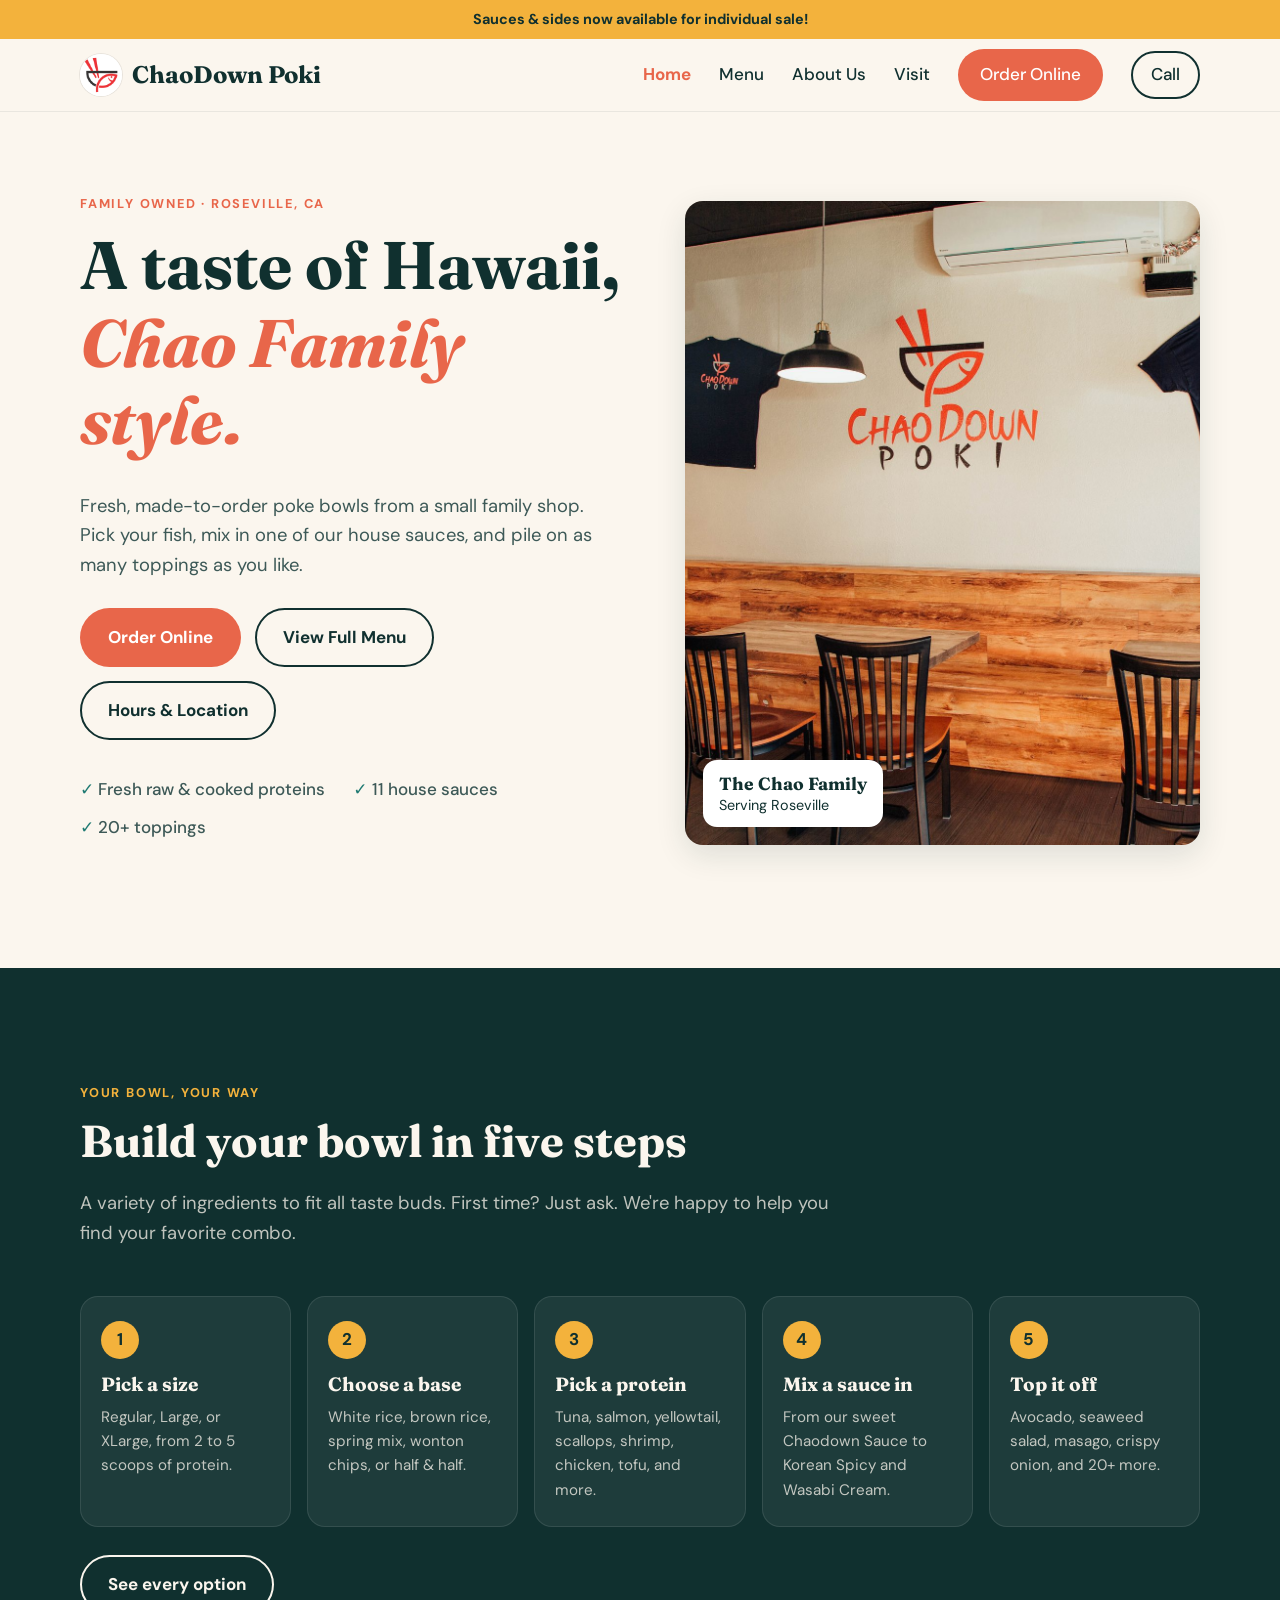
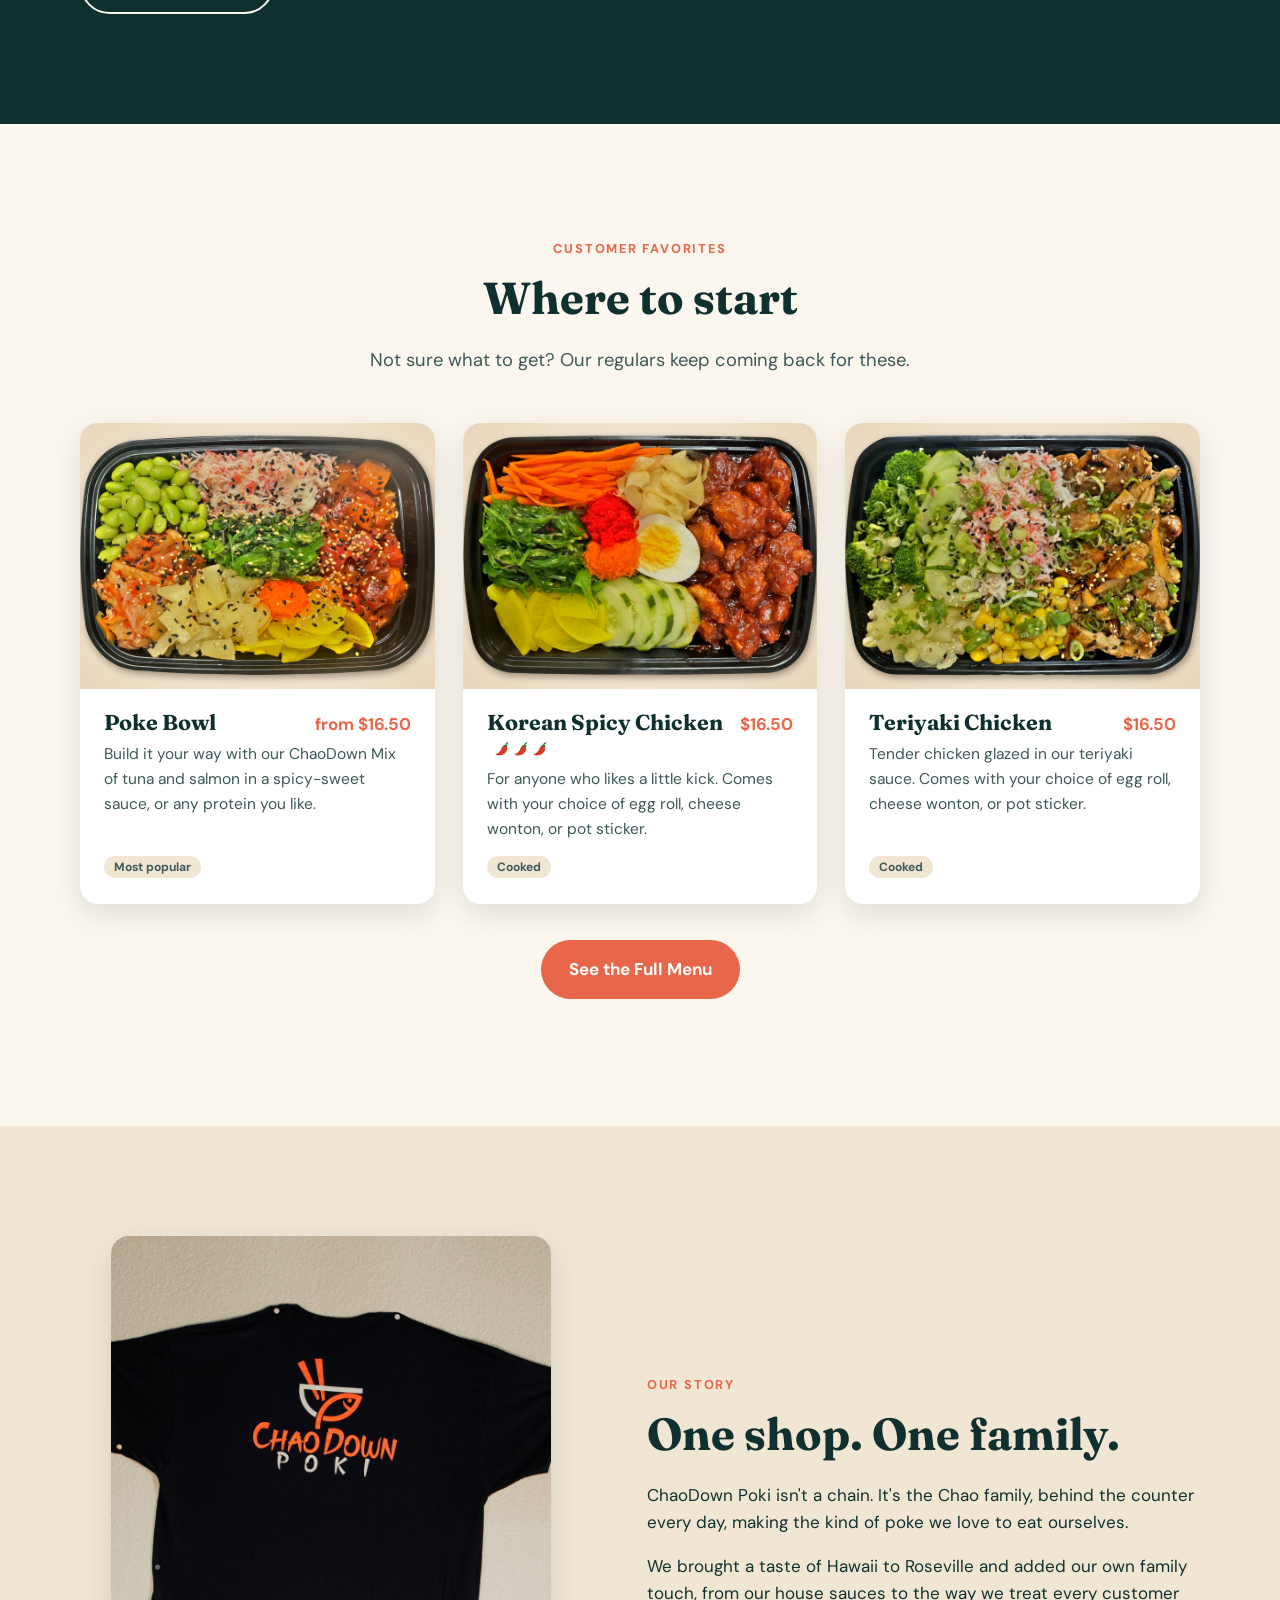
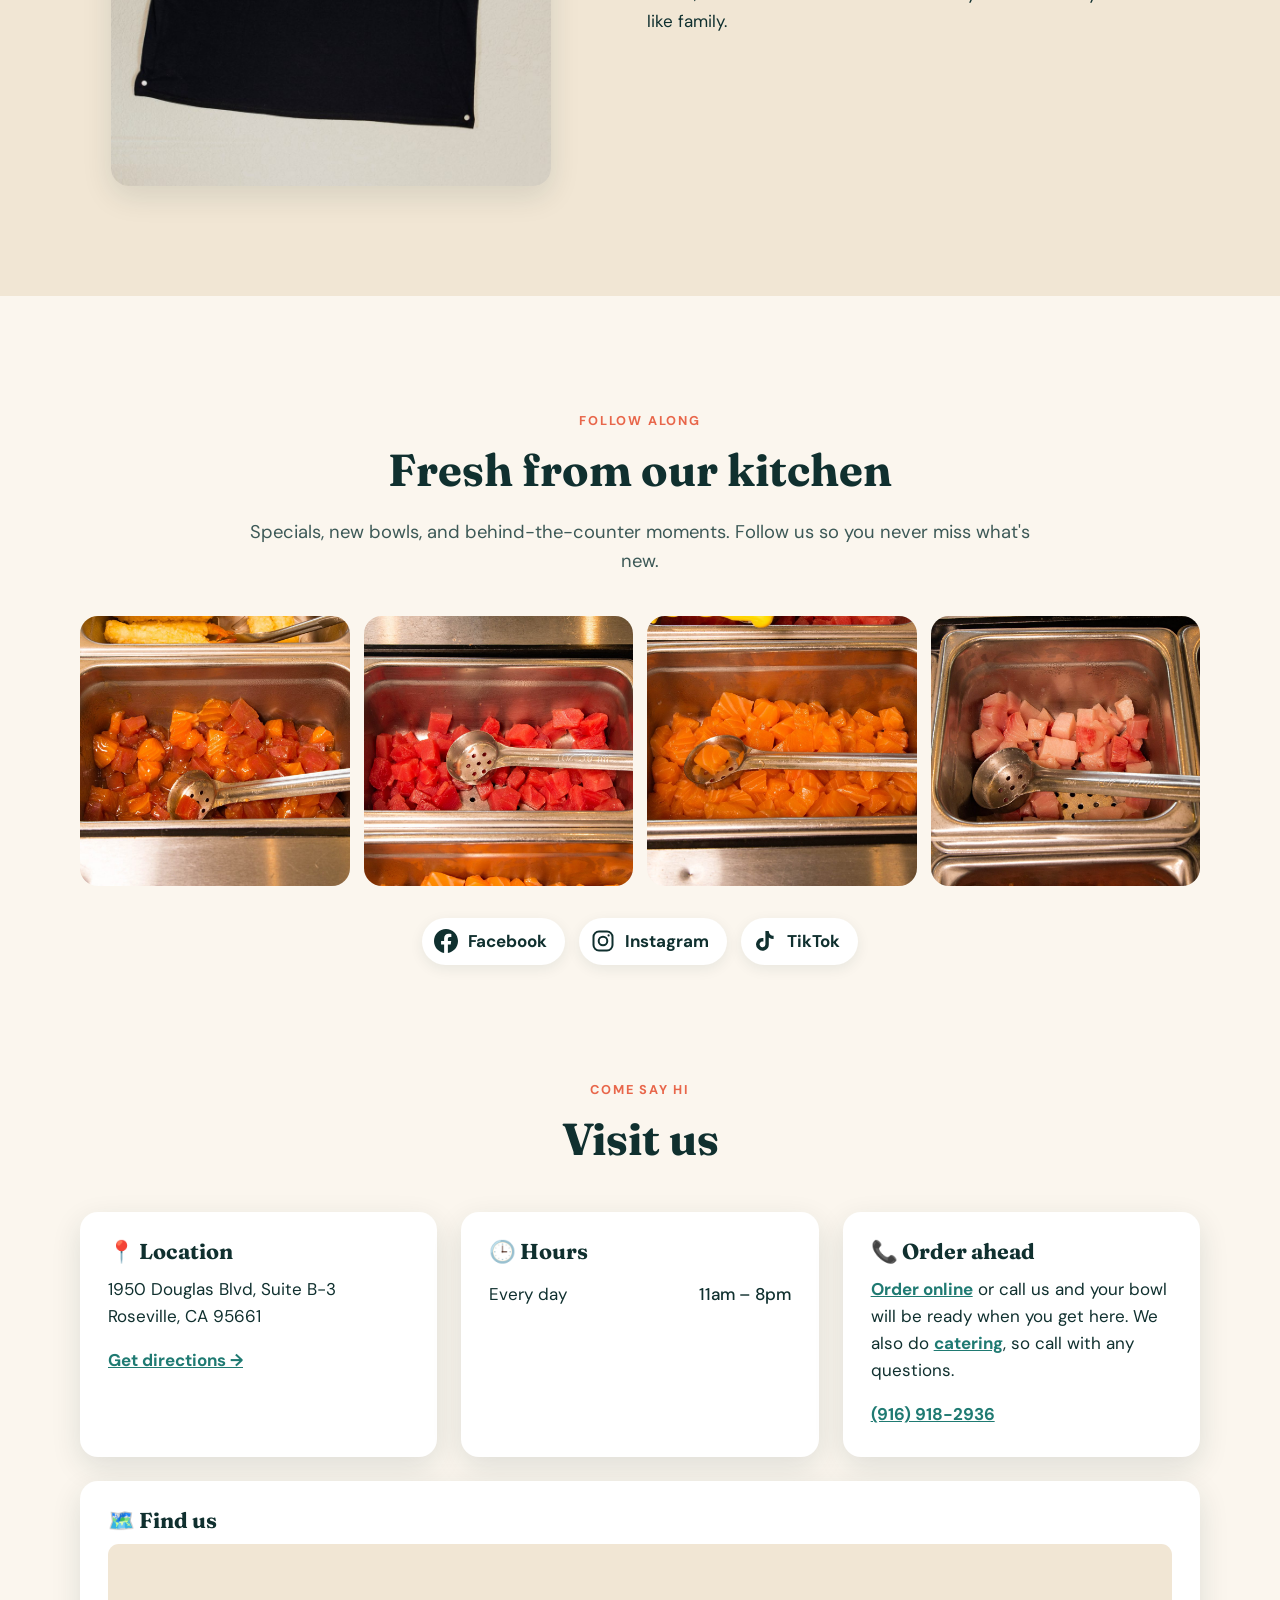
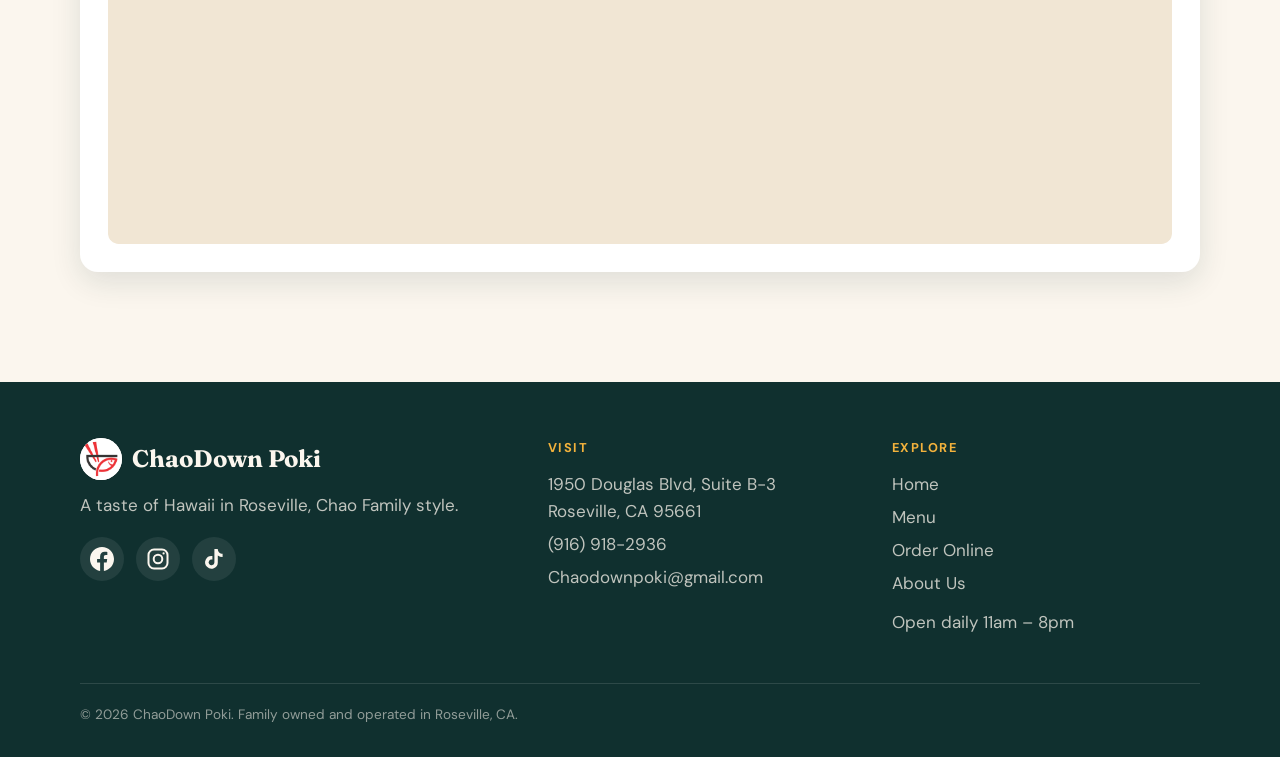
<file: index.html>
<!DOCTYPE html>
<html lang="en">
<head>
<meta charset="UTF-8">
<meta name="viewport" content="width=device-width, initial-scale=1">
<title>ChaoDown Poki | Fresh Poke Bowls in Roseville, CA</title>
<meta name="description" content="Family-owned poke shop in Roseville, CA. A taste of Hawaii, Chao Family style. Build your own poke bowl with fresh fish, house sauces, and over 20 toppings.">
<link rel="preconnect" href="https://fonts.googleapis.com">
<link rel="preconnect" href="https://fonts.gstatic.com" crossorigin>
<link href="https://fonts.googleapis.com/css2?family=Fraunces:ital,opsz,wght@0,9..144,500;0,9..144,700;1,9..144,500&family=DM+Sans:wght@400;500;700&display=swap" rel="stylesheet">
<link rel="icon" type="image/png" sizes="192x192" href="/images/favicon-192.png">
<link rel="icon" href="/favicon.ico" sizes="48x48">
<link rel="apple-touch-icon" href="images/apple-touch-icon.png">
<link rel="stylesheet" href="styles.css">
<!--
  PHOTOS for this page go in the "images" folder with these names:
    hero.jpg, poke-bowl.jpg, korean-spicy-chicken.jpg, teriyaki-chicken.jpg,
    shirt.jpg, gallery-1.jpg ... gallery-4.jpg
  Optional logo: images/logo.png (round, shows next to the name)
  Social links are set in site.js.
-->
</head>
<body>

<div class="announce">Sauces &amp; sides now available for individual sale!</div>

<header class="site-header">
  <nav class="wrap nav" aria-label="Main">
    <a href="index.html" class="logo"><span class="logo-mark"><img src="images/logo.png" alt="" onerror="this.remove()"></span>ChaoDown Poki</a>
    <button class="menu-toggle" aria-label="Open menu" aria-expanded="false">
      <svg width="28" height="28" viewBox="0 0 24 24" fill="none" stroke="currentColor" stroke-width="2" stroke-linecap="round"><path d="M4 7h16M4 12h16M4 17h16"/></svg>
    </button>
    <ul class="nav-links">
      <li><a href="index.html" class="active">Home</a></li>
      <li><a href="menu.html">Menu</a></li>
      <li><a href="about.html">About Us</a></li>
      <li><a href="#visit">Visit</a></li>
      <li><a href="order.html" class="btn btn-primary">Order Online</a></li>
      <li><a href="tel:+19169182936" class="btn btn-ghost">Call</a></li>
    </ul>
  </nav>
</header>

<main>

  <!-- ================= HERO ================= -->
  <section class="hero">
    <div class="wrap hero-grid">
      <div>
        <span class="eyebrow">Family owned · Roseville, CA</span>
        <h1>A taste of Hawaii, <em>Chao Family style.</em></h1>
        <p class="lead">Fresh, made-to-order poke bowls from a small family shop. Pick your fish, mix in one of our house sauces, and pile on as many toppings as you like.</p>
        <div class="hero-actions">
          <a href="order.html" class="btn btn-primary">Order Online</a>
          <a href="menu.html" class="btn btn-ghost">View Full Menu</a>
          <a href="#visit" class="btn btn-ghost">Hours &amp; Location</a>
        </div>
        <ul class="hero-facts">
          <li>Fresh raw &amp; cooked proteins</li>
          <li>11 house sauces</li>
          <li>20+ toppings</li>
        </ul>
      </div>
      <div class="img-slot hero-photo" data-file="hero.jpg">
        <img src="images/hero.jpg" alt="Inside ChaoDown Poki" onerror="this.parentElement.classList.add('empty')">
        <div class="hero-badge"><strong>The Chao Family</strong>Serving Roseville</div>
      </div>
    </div>
  </section>

  <!-- ================= HOW IT WORKS ================= -->
  <section class="dark">
    <div class="wrap">
      <span class="eyebrow">Your bowl, your way</span>
      <h2>Build your bowl in five steps</h2>
      <p class="lead">A variety of ingredients to fit all taste buds. First time? Just ask. We're happy to help you find your favorite combo.</p>
      <div class="steps">
        <div class="step">
          <h3>Pick a size</h3>
          <p>Regular, Large, or XLarge, from 2 to 5 scoops of protein.</p>
        </div>
        <div class="step">
          <h3>Choose a base</h3>
          <p>White rice, brown rice, spring mix, wonton chips, or half &amp; half.</p>
        </div>
        <div class="step">
          <h3>Pick a protein</h3>
          <p>Tuna, salmon, yellowtail, scallops, shrimp, chicken, tofu, and more.</p>
        </div>
        <div class="step">
          <h3>Mix a sauce in</h3>
          <p>From our sweet Chaodown Sauce to Korean Spicy and Wasabi Cream.</p>
        </div>
        <div class="step">
          <h3>Top it off</h3>
          <p>Avocado, seaweed salad, masago, crispy onion, and 20+ more.</p>
        </div>
      </div>
      <div class="hero-actions">
        <a href="menu.html" class="btn btn-ghost">See every option</a>
      </div>
    </div>
  </section>

  <!-- ================= FAVORITES ================= -->
  <section>
    <div class="wrap">
      <div class="center">
        <span class="eyebrow">Customer favorites</span>
        <h2>Where to start</h2>
        <p class="lead">Not sure what to get? Our regulars keep coming back for these.</p>
      </div>
      <div class="cards">
        <article class="card">
          <div class="img-slot" data-file="poke-bowl.jpg">
            <img src="images/poke-bowl.jpg" alt="Build-your-own poke bowl" onerror="this.parentElement.classList.add('empty')">
          </div>
          <div class="card-body">
            <div class="card-top"><h3>Poke Bowl</h3><span class="price">from $16.50</span></div>
            <p>Build it your way with our ChaoDown Mix of tuna and salmon in a spicy-sweet sauce, or any protein you like.</p>
            <div class="tags"><span class="tag">Most popular</span></div>
          </div>
        </article>
        <article class="card">
          <div class="img-slot" data-file="korean-spicy-chicken.jpg">
            <img src="images/korean-spicy-chicken.jpg" alt="Korean Spicy Chicken bowl" onerror="this.parentElement.classList.add('empty')">
          </div>
          <div class="card-body">
            <div class="card-top"><h3>Korean Spicy Chicken <span class="spice" data-level="3"></span></h3><span class="price">$16.50</span></div>
            <p>For anyone who likes a little kick. Comes with your choice of egg roll, cheese wonton, or pot sticker.</p>
            <div class="tags"><span class="tag">Cooked</span></div>
          </div>
        </article>
        <article class="card">
          <div class="img-slot" data-file="teriyaki-chicken.jpg">
            <img src="images/teriyaki-chicken.jpg" alt="Teriyaki Chicken bowl" onerror="this.parentElement.classList.add('empty')">
          </div>
          <div class="card-body">
            <div class="card-top"><h3>Teriyaki Chicken</h3><span class="price">$16.50</span></div>
            <p>Tender chicken glazed in our teriyaki sauce. Comes with your choice of egg roll, cheese wonton, or pot sticker.</p>
            <div class="tags"><span class="tag">Cooked</span></div>
          </div>
        </article>
      </div>
      <p class="center" style="margin-top: 36px;"><a href="menu.html" class="btn btn-primary">See the Full Menu</a></p>
    </div>
  </section>

  <!-- ================= STORY TEASER ================= -->
  <section class="story">
    <div class="wrap split">
      <div class="story-photos">
        <div class="img-slot" data-file="shirt.jpg">
          <img src="images/shirt.jpg" alt="ChaoDown Poki t-shirt" onerror="this.parentElement.classList.add('empty')">
        </div>
      </div>
      <div>
        <span class="eyebrow">Our story</span>
        <h2>One shop. One family.</h2>
        <p>ChaoDown Poki isn't a chain. It's the Chao family, behind the counter every day, making the kind of poke we love to eat ourselves.</p>
        <p>We brought a taste of Hawaii to Roseville and added our own family touch, from our house sauces to the way we treat every customer like family.</p>
      </div>
    </div>
  </section>

  <!-- ================= GALLERY + SOCIAL ================= -->
  <section>
    <div class="wrap center">
      <span class="eyebrow">Follow along</span>
      <h2>Fresh from our kitchen</h2>
      <p class="lead">Specials, new bowls, and behind-the-counter moments. Follow us so you never miss what's new.</p>
      <div class="gallery">
        <div class="img-slot" data-file="gallery-1.jpg"><img src="images/gallery-1.jpg" alt="Salmon and tuna tossed in house sauce" onerror="this.parentElement.classList.add('empty')"></div>
        <div class="img-slot" data-file="gallery-2.jpg"><img src="images/gallery-2.jpg" alt="Fresh-cut ahi tuna" onerror="this.parentElement.classList.add('empty')"></div>
        <div class="img-slot" data-file="gallery-3.jpg"><img src="images/gallery-3.jpg" alt="Fresh-cut salmon" onerror="this.parentElement.classList.add('empty')"></div>
        <div class="img-slot" data-file="gallery-4.jpg"><img src="images/gallery-4.jpg" alt="Fresh-cut yellowtail" onerror="this.parentElement.classList.add('empty')"></div>
      </div>
      <div class="social-row">
        <a class="social" data-social="facebook"></a>
        <a class="social" data-social="instagram"></a>
        <a class="social" data-social="tiktok"></a>
      </div>
    </div>
  </section>

  <!-- ================= VISIT ================= -->
  <section id="visit" style="padding-top: 0;">
    <div class="wrap">
      <div class="center">
        <span class="eyebrow">Come say hi</span>
        <h2>Visit us</h2>
      </div>
      <div class="visit-grid">
        <div class="info-card">
          <h3>📍 Location</h3>
          <p>1950 Douglas Blvd, Suite B-3<br>Roseville, CA 95661</p>
          <a href="https://www.google.com/maps/search/?api=1&query=ChaoDown+Poki+1950+Douglas+Blvd+B-3+Roseville+CA+95661" target="_blank" rel="noopener">Get directions →</a>
        </div>
        <div class="info-card">
          <h3>🕒 Hours</h3>
          <table class="hours">
            <tr><td>Every day</td><td>11am – 8pm</td></tr>
          </table>
        </div>
        <div class="info-card">
          <h3>📞 Order ahead</h3>
          <p><a href="order.html">Order online</a> or call us and your bowl will be ready when you get here. We also do <a href="menu.html#catering">catering</a>, so call with any questions.</p>
          <a href="tel:+19169182936">(916) 918-2936</a>
        </div>
        <div class="info-card map-card">
          <h3>🗺️ Find us</h3>
          <div class="map-frame">
            <iframe src="https://maps.google.com/maps?q=ChaoDown+Poki,+1950+Douglas+Blvd+B-3,+Roseville,+CA+95661&z=16&output=embed" title="Map showing ChaoDown Poki at 1950 Douglas Blvd, Roseville" loading="lazy" referrerpolicy="no-referrer-when-downgrade" allowfullscreen></iframe>
          </div>
        </div>
      </div>
    </div>
  </section>

</main>

<footer class="site-footer">
  <div class="wrap">
    <div class="footer-grid">
      <div>
        <a href="index.html" class="logo"><span class="logo-mark"><img src="images/logo.png" alt="" onerror="this.remove()"></span>ChaoDown Poki</a>
        <p style="margin-top: 12px;">A taste of Hawaii in Roseville, Chao Family style.</p>
        <div class="social-icons">
          <a class="social" data-social="facebook" data-icon-only></a>
          <a class="social" data-social="instagram" data-icon-only></a>
          <a class="social" data-social="tiktok" data-icon-only></a>
        </div>
      </div>
      <div>
        <h4>Visit</h4>
        <p>1950 Douglas Blvd, Suite B-3<br>Roseville, CA 95661</p>
        <p><a href="tel:+19169182936">(916) 918-2936</a></p>
        <p><a href="mailto:Chaodownpoki@gmail.com">Chaodownpoki@gmail.com</a></p>
      </div>
      <div>
        <h4>Explore</h4>
        <ul>
          <li><a href="index.html">Home</a></li>
          <li><a href="menu.html">Menu</a></li>
          <li><a href="order.html">Order Online</a></li>
          <li><a href="about.html">About Us</a></li>
        </ul>
        <p style="margin-top: 12px;">Open daily 11am – 8pm</p>
      </div>
    </div>
    <div class="footer-bottom">© <span class="year"></span> ChaoDown Poki. Family owned and operated in Roseville, CA.</div>
  </div>
</footer>

<script src="site.js"></script>
</body>
</html>
</file>
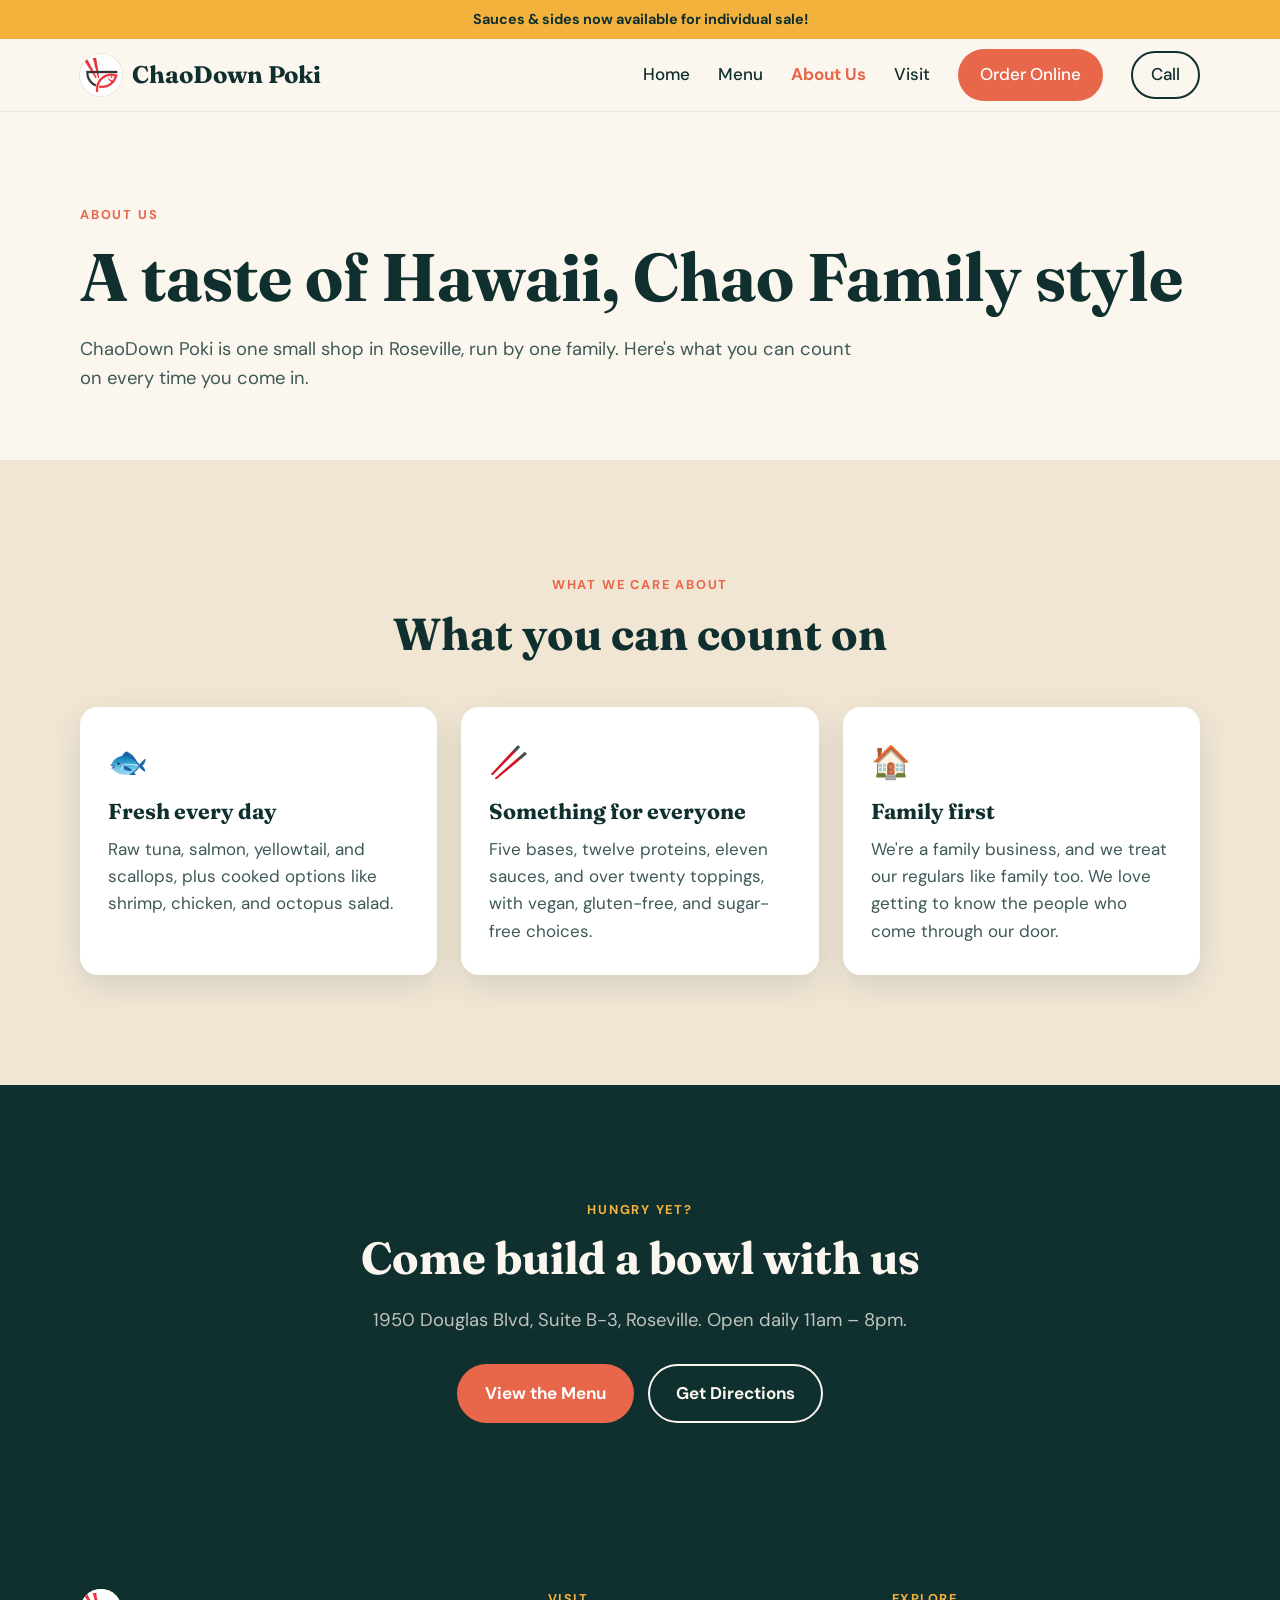
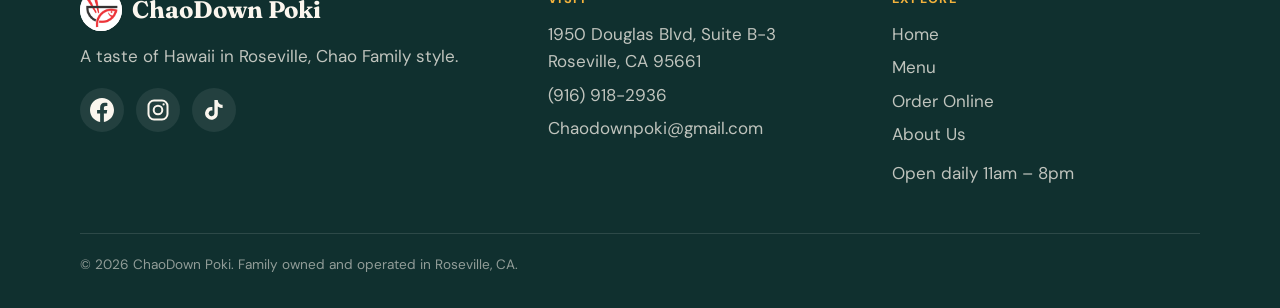
<file: about.html>
<!DOCTYPE html>
<html lang="en">
<head>
<meta charset="UTF-8">
<meta name="viewport" content="width=device-width, initial-scale=1">
<title>About Us | ChaoDown Poki, Roseville CA</title>
<meta name="description" content="Meet the Chao family, the people behind ChaoDown Poki in Roseville, CA.">
<link rel="preconnect" href="https://fonts.googleapis.com">
<link rel="preconnect" href="https://fonts.gstatic.com" crossorigin>
<link href="https://fonts.googleapis.com/css2?family=Fraunces:ital,opsz,wght@0,9..144,500;0,9..144,700;1,9..144,500&family=DM+Sans:wght@400;500;700&display=swap" rel="stylesheet">
<link rel="icon" type="image/png" sizes="192x192" href="/images/favicon-192.png">
<link rel="icon" href="/favicon.ico" sizes="48x48">
<link rel="apple-touch-icon" href="images/apple-touch-icon.png">
<link rel="stylesheet" href="styles.css">
</head>
<body>

<div class="announce">Sauces &amp; sides now available for individual sale!</div>

<header class="site-header">
  <nav class="wrap nav" aria-label="Main">
    <a href="index.html" class="logo"><span class="logo-mark"><img src="images/logo.png" alt="" onerror="this.remove()"></span>ChaoDown Poki</a>
    <button class="menu-toggle" aria-label="Open menu" aria-expanded="false">
      <svg width="28" height="28" viewBox="0 0 24 24" fill="none" stroke="currentColor" stroke-width="2" stroke-linecap="round"><path d="M4 7h16M4 12h16M4 17h16"/></svg>
    </button>
    <ul class="nav-links">
      <li><a href="index.html">Home</a></li>
      <li><a href="menu.html">Menu</a></li>
      <li><a href="about.html" class="active">About Us</a></li>
      <li><a href="index.html#visit">Visit</a></li>
      <li><a href="order.html" class="btn btn-primary">Order Online</a></li>
      <li><a href="tel:+19169182936" class="btn btn-ghost">Call</a></li>
    </ul>
  </nav>
</header>

<main>

  <div class="page-head">
    <div class="wrap">
      <span class="eyebrow">About us</span>
      <h1>A taste of Hawaii, Chao Family style</h1>
      <p class="lead">ChaoDown Poki is one small shop in Roseville, run by one family. Here's what you can count on every time you come in.</p>
    </div>
  </div>

  <!-- ================= VALUES ================= -->
  <section class="story">
    <div class="wrap">
      <div class="center">
        <span class="eyebrow">What we care about</span>
        <h2>What you can count on</h2>
      </div>
      <div class="values">
        <div class="value">
          <span class="icon">🐟</span>
          <h3>Fresh every day</h3>
          <p>Raw tuna, salmon, yellowtail, and scallops, plus cooked options like shrimp, chicken, and octopus salad.</p>
        </div>
        <div class="value">
          <span class="icon">🥢</span>
          <h3>Something for everyone</h3>
          <p>Five bases, twelve proteins, eleven sauces, and over twenty toppings, with vegan, gluten-free, and sugar-free choices.</p>
        </div>
        <div class="value">
          <span class="icon">🏠</span>
          <h3>Family first</h3>
          <p>We're a family business, and we treat our regulars like family too. We love getting to know the people who come through our door.</p>
        </div>
      </div>
    </div>
  </section>

  <!-- ================= CTA ================= -->
  <section class="dark cta">
    <div class="wrap">
      <span class="eyebrow">Hungry yet?</span>
      <h2>Come build a bowl with us</h2>
      <p class="lead" style="margin-inline: auto;">1950 Douglas Blvd, Suite B-3, Roseville. Open daily 11am – 8pm.</p>
      <div class="hero-actions">
        <a href="menu.html" class="btn btn-primary">View the Menu</a>
        <a href="https://www.google.com/maps/search/?api=1&query=ChaoDown+Poki+1950+Douglas+Blvd+B-3+Roseville+CA+95661" target="_blank" rel="noopener" class="btn btn-ghost">Get Directions</a>
      </div>
    </div>
  </section>

</main>

<footer class="site-footer">
  <div class="wrap">
    <div class="footer-grid">
      <div>
        <a href="index.html" class="logo"><span class="logo-mark"><img src="images/logo.png" alt="" onerror="this.remove()"></span>ChaoDown Poki</a>
        <p style="margin-top: 12px;">A taste of Hawaii in Roseville, Chao Family style.</p>
        <div class="social-icons">
          <a class="social" data-social="facebook" data-icon-only></a>
          <a class="social" data-social="instagram" data-icon-only></a>
          <a class="social" data-social="tiktok" data-icon-only></a>
        </div>
      </div>
      <div>
        <h4>Visit</h4>
        <p>1950 Douglas Blvd, Suite B-3<br>Roseville, CA 95661</p>
        <p><a href="tel:+19169182936">(916) 918-2936</a></p>
        <p><a href="mailto:Chaodownpoki@gmail.com">Chaodownpoki@gmail.com</a></p>
      </div>
      <div>
        <h4>Explore</h4>
        <ul>
          <li><a href="index.html">Home</a></li>
          <li><a href="menu.html">Menu</a></li>
          <li><a href="order.html">Order Online</a></li>
          <li><a href="about.html">About Us</a></li>
        </ul>
        <p style="margin-top: 12px;">Open daily 11am – 8pm</p>
      </div>
    </div>
    <div class="footer-bottom">© <span class="year"></span> ChaoDown Poki. Family owned and operated in Roseville, CA.</div>
  </div>
</footer>

<script src="site.js"></script>
</body>
</html>
</file>
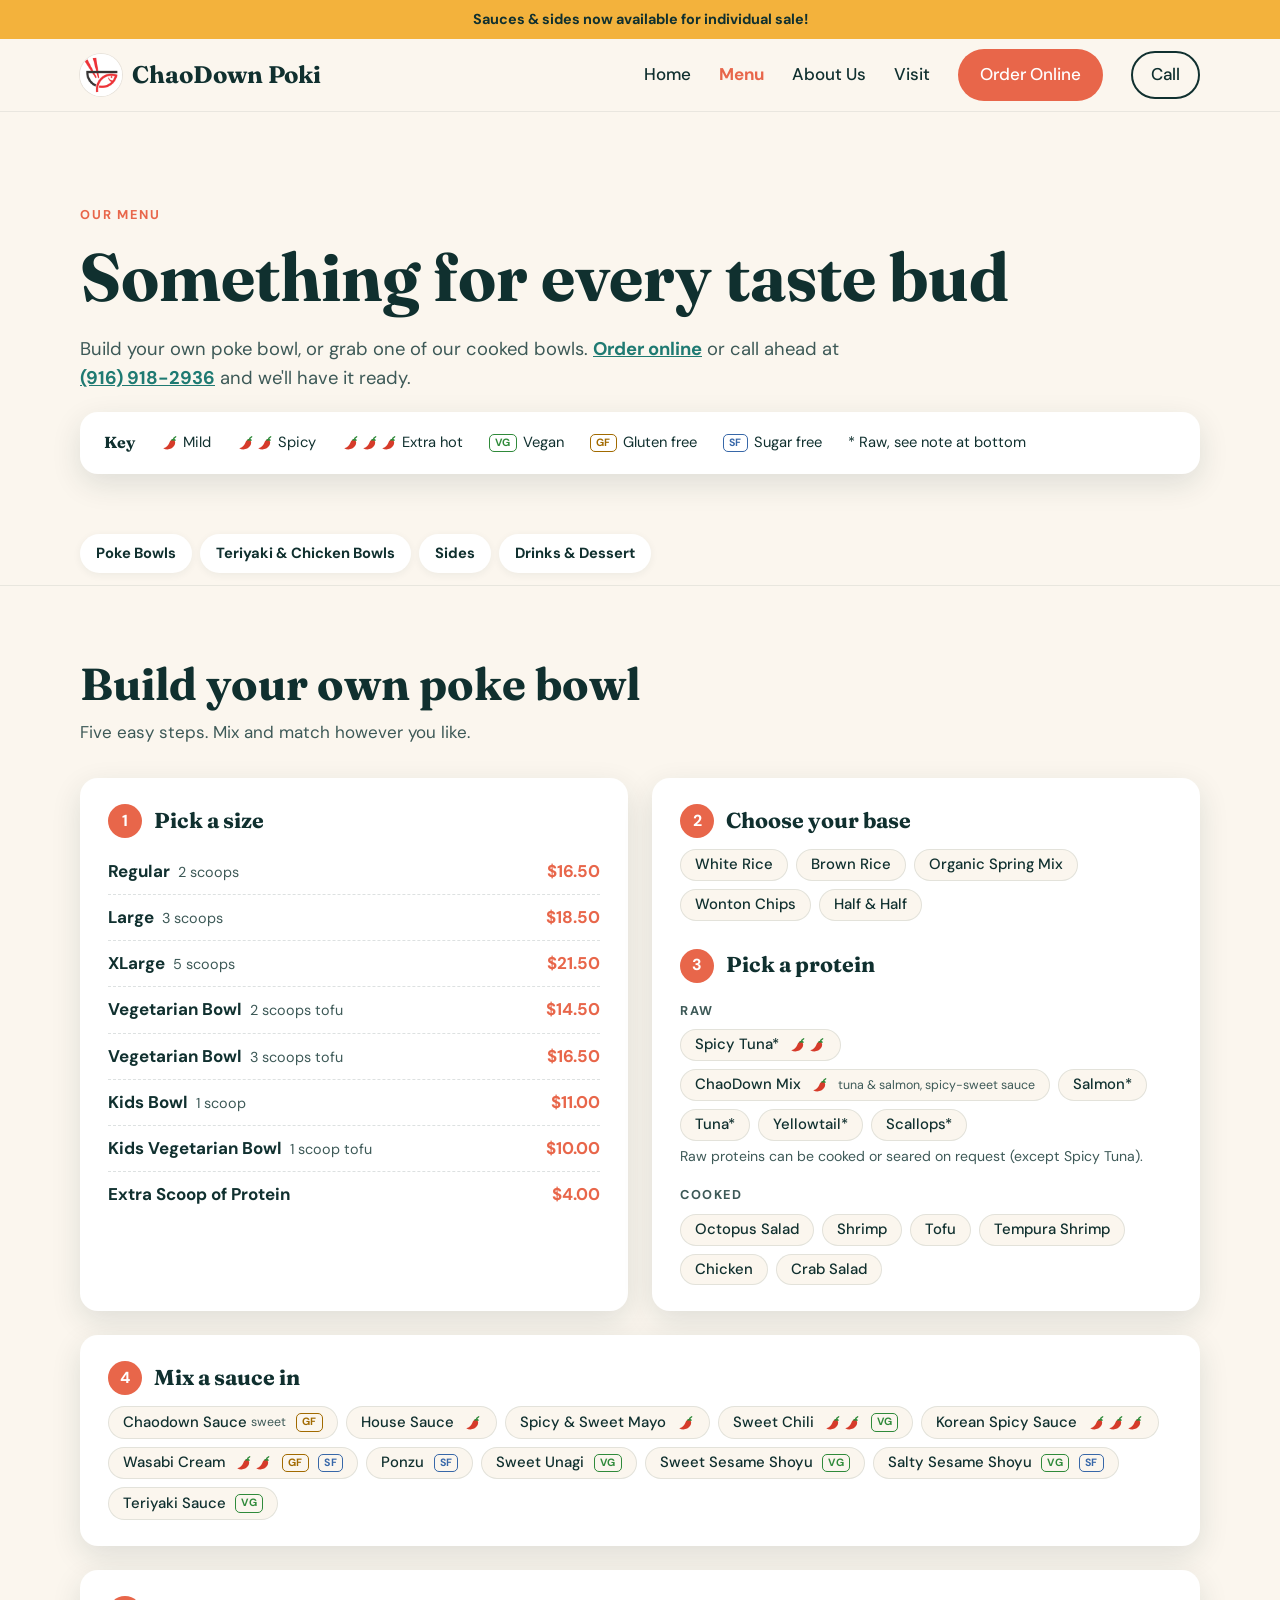
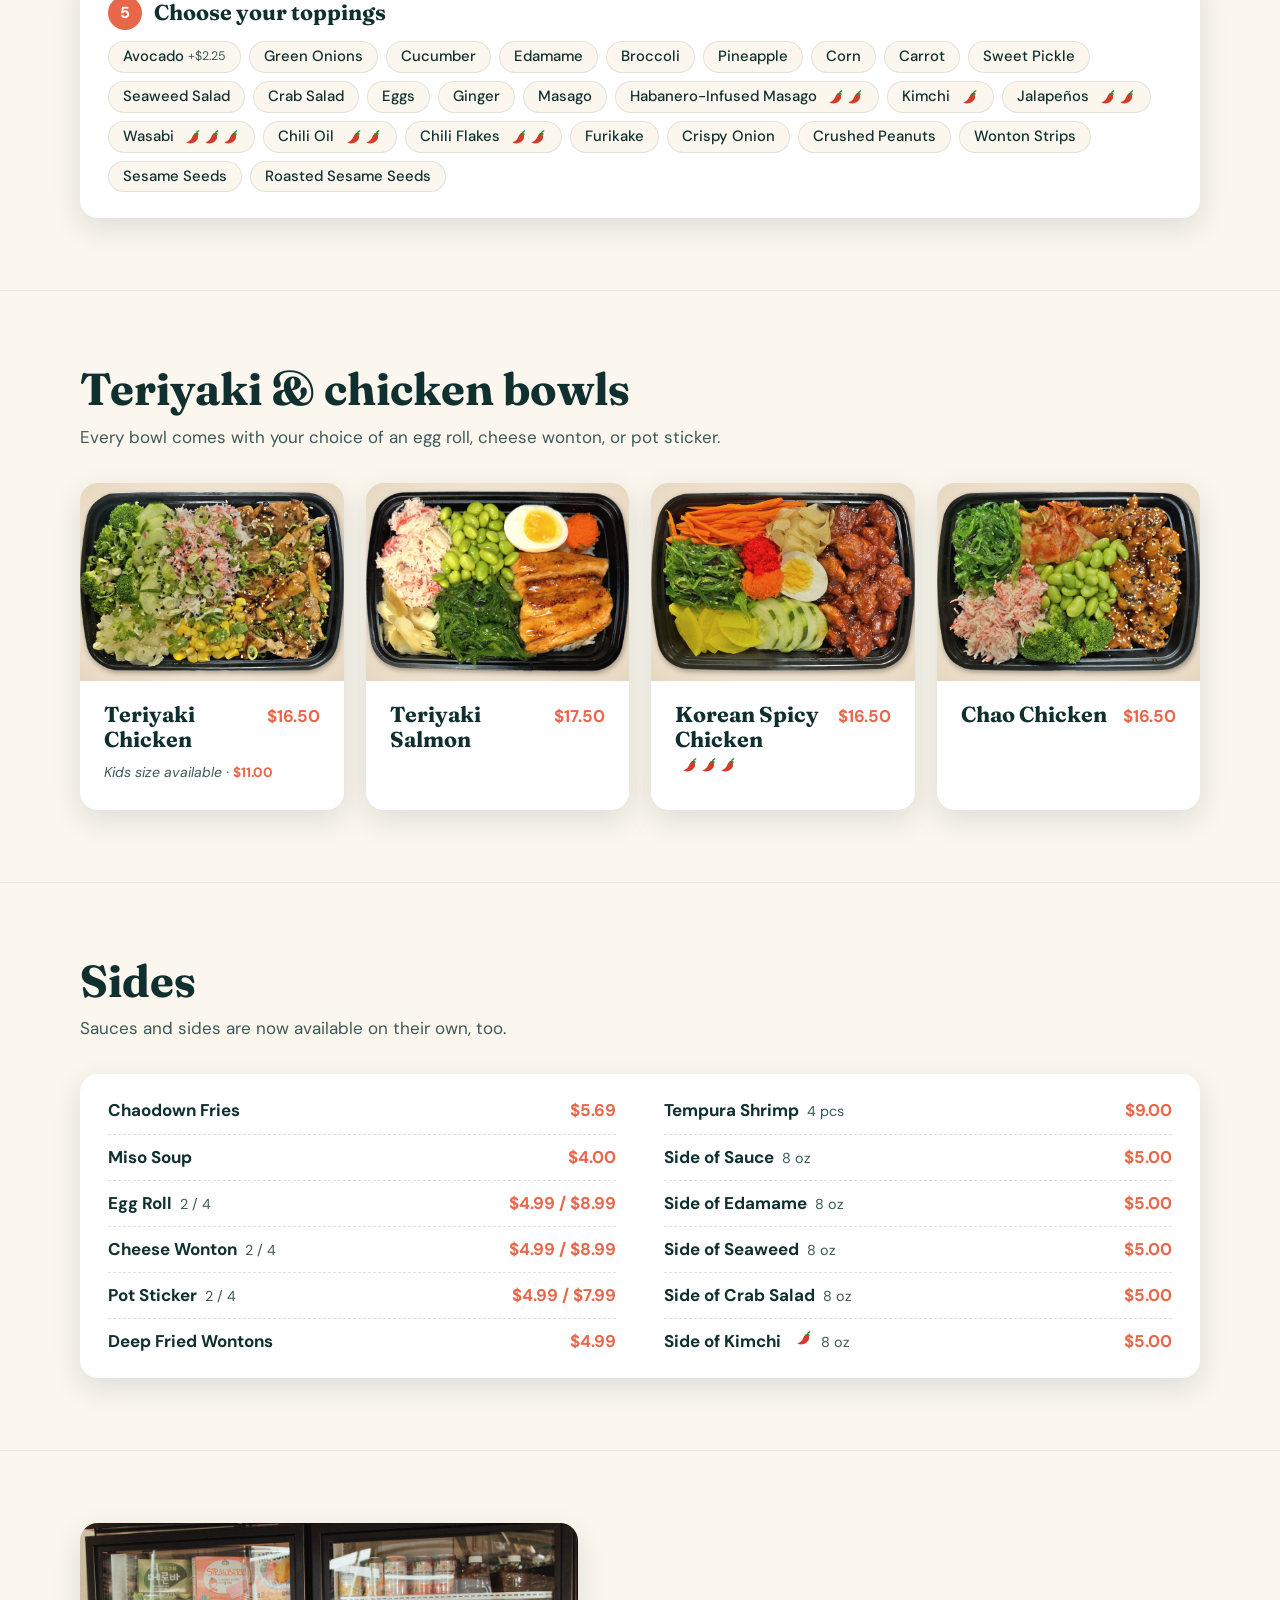
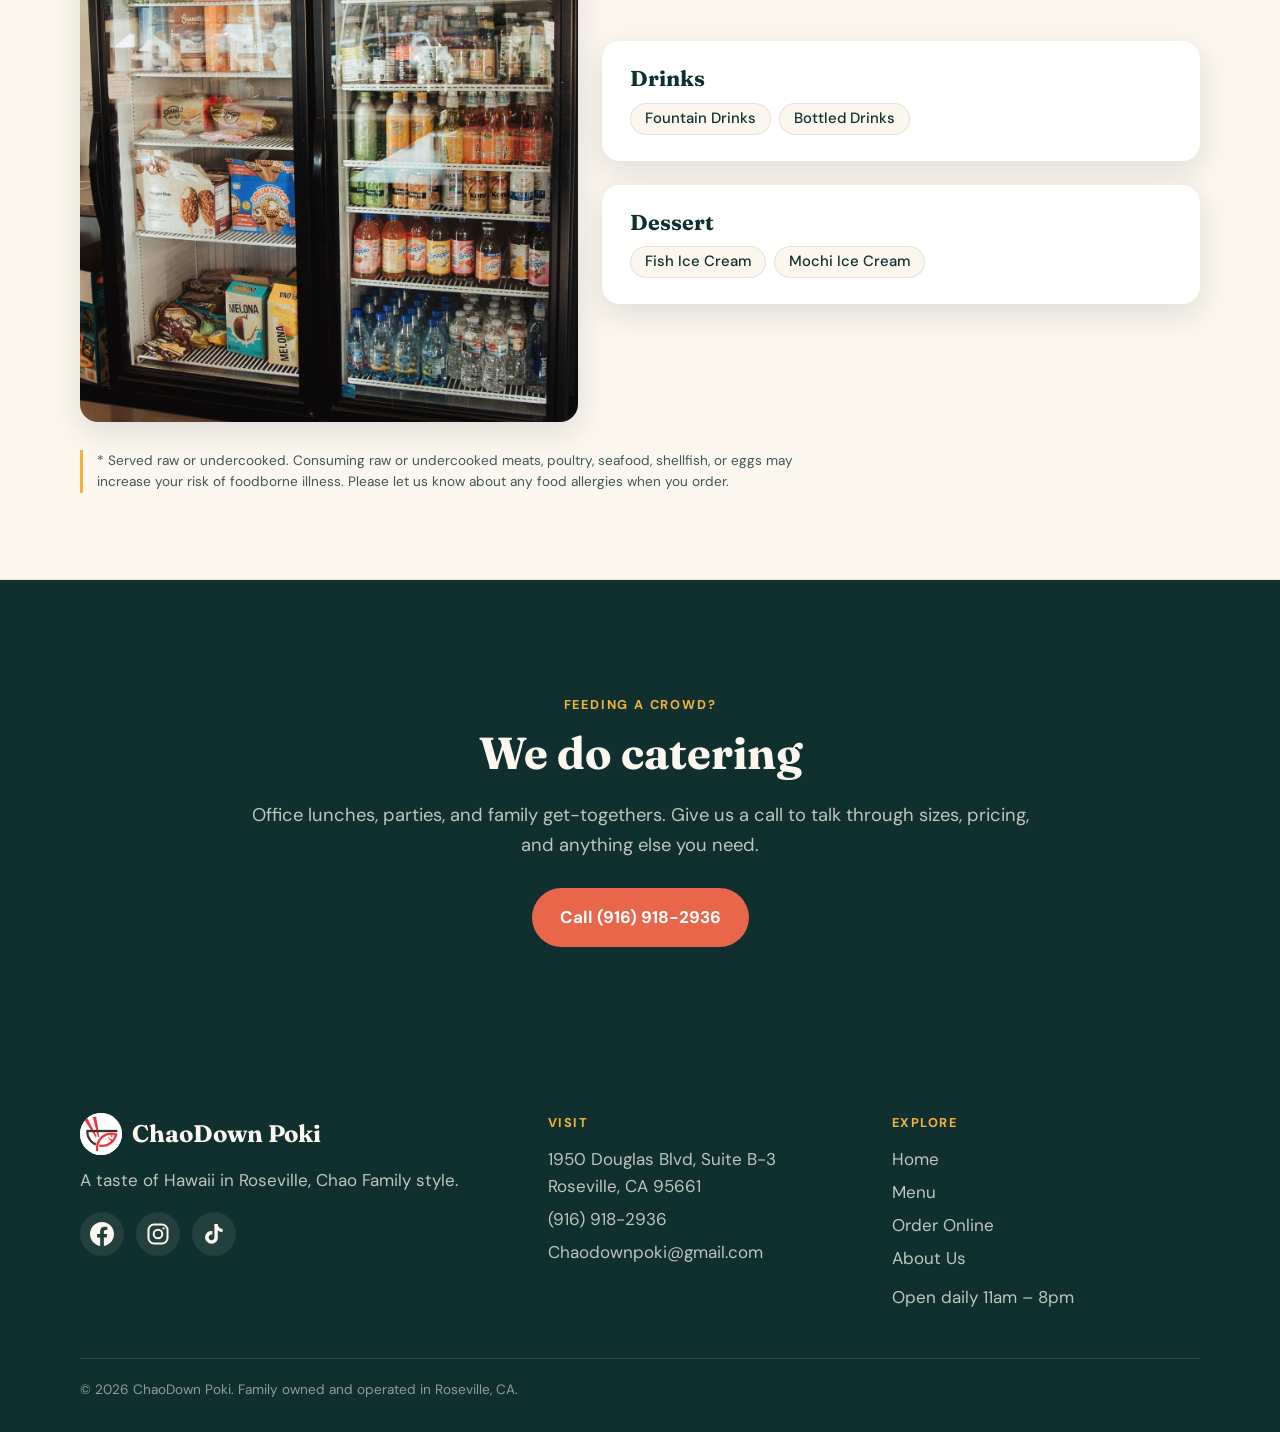
<file: menu.html>
<!DOCTYPE html>
<html lang="en">
<head>
<meta charset="UTF-8">
<meta name="viewport" content="width=device-width, initial-scale=1">
<title>Menu | ChaoDown Poki, Roseville CA</title>
<meta name="description" content="The full ChaoDown Poki menu: build-your-own poke bowls, teriyaki bowls, sides, drinks, and dessert. Prices and spice levels included.">
<link rel="preconnect" href="https://fonts.googleapis.com">
<link rel="preconnect" href="https://fonts.gstatic.com" crossorigin>
<link href="https://fonts.googleapis.com/css2?family=Fraunces:ital,opsz,wght@0,9..144,500;0,9..144,700;1,9..144,500&family=DM+Sans:wght@400;500;700&display=swap" rel="stylesheet">
<link rel="icon" type="image/png" sizes="192x192" href="/images/favicon-192.png">
<link rel="icon" href="/favicon.ico" sizes="48x48">
<link rel="apple-touch-icon" href="images/apple-touch-icon.png">
<link rel="stylesheet" href="styles.css">
<!--
  PHOTOS for this page go in the "images" folder with these names:
    teriyaki-chicken.jpg, teriyaki-salmon.jpg, korean-spicy-chicken.jpg, chao-chicken.jpg

  SPICE LEVEL: add  <span class="spice" data-level="1"></span>  after an item name
               (1 = Mild, 2 = Spicy, 3 = Extra hot)
  DIET BADGES: <span class="diet vg"></span> Vegan
               <span class="diet gf"></span> Gluten free
               <span class="diet sf"></span> Sugar free
-->
</head>
<body class="menu-page">

<div class="announce">Sauces &amp; sides now available for individual sale!</div>

<header class="site-header">
  <nav class="wrap nav" aria-label="Main">
    <a href="index.html" class="logo"><span class="logo-mark"><img src="images/logo.png" alt="" onerror="this.remove()"></span>ChaoDown Poki</a>
    <button class="menu-toggle" aria-label="Open menu" aria-expanded="false">
      <svg width="28" height="28" viewBox="0 0 24 24" fill="none" stroke="currentColor" stroke-width="2" stroke-linecap="round"><path d="M4 7h16M4 12h16M4 17h16"/></svg>
    </button>
    <ul class="nav-links">
      <li><a href="index.html">Home</a></li>
      <li><a href="menu.html" class="active">Menu</a></li>
      <li><a href="about.html">About Us</a></li>
      <li><a href="index.html#visit">Visit</a></li>
      <li><a href="order.html" class="btn btn-primary">Order Online</a></li>
      <li><a href="tel:+19169182936" class="btn btn-ghost">Call</a></li>
    </ul>
  </nav>
</header>

<main>

  <div class="page-head">
    <div class="wrap">
      <span class="eyebrow">Our menu</span>
      <h1>Something for every taste bud</h1>
      <p class="lead">Build your own poke bowl, or grab one of our cooked bowls. <a href="order.html" class="text-link">Order online</a> or call ahead at <a href="tel:+19169182936" class="text-link">(916) 918-2936</a> and we'll have it ready.</p>
      <div class="legend" aria-label="Menu key">
        <strong>Key</strong>
        <span class="item"><span class="spice" data-level="1"></span> Mild</span>
        <span class="item"><span class="spice" data-level="2"></span> Spicy</span>
        <span class="item"><span class="spice" data-level="3"></span> Extra hot</span>
        <span class="item"><span class="diet vg"></span> Vegan</span>
        <span class="item"><span class="diet gf"></span> Gluten free</span>
        <span class="item"><span class="diet sf"></span> Sugar free</span>
        <span class="item">* Raw, see note at bottom</span>
      </div>
    </div>
  </div>

  <nav class="menu-tabs" aria-label="Menu sections">
    <div class="wrap">
      <a href="#poke">Poke Bowls</a>
      <a href="#bowls">Teriyaki &amp; Chicken Bowls</a>
      <a href="#sides">Sides</a>
      <a href="#drinks">Drinks &amp; Dessert</a>
    </div>
  </nav>

  <!-- ================= BUILD YOUR OWN POKE ================= -->
  <section class="menu-section" id="poke">
    <div class="wrap">
      <h2>Build your own poke bowl</h2>
      <p class="section-note">Five easy steps. Mix and match however you like.</p>

      <div class="build-grid">

        <div class="build-step">
          <h3><span class="num">1</span> Pick a size</h3>
          <ul class="price-list">
            <li><span class="name">Regular</span> <span class="sub">2 scoops</span><span class="price">$16.50</span></li>
            <li><span class="name">Large</span> <span class="sub">3 scoops</span><span class="price">$18.50</span></li>
            <li><span class="name">XLarge</span> <span class="sub">5 scoops</span><span class="price">$21.50</span></li>
            <li><span class="name">Vegetarian Bowl</span> <span class="sub">2 scoops tofu</span><span class="price">$14.50</span></li>
            <li><span class="name">Vegetarian Bowl</span> <span class="sub">3 scoops tofu</span><span class="price">$16.50</span></li>
            <li><span class="name">Kids Bowl</span> <span class="sub">1 scoop</span><span class="price">$11.00</span></li>
            <li><span class="name">Kids Vegetarian Bowl</span> <span class="sub">1 scoop tofu</span><span class="price">$10.00</span></li>
            <li><span class="name">Extra Scoop of Protein</span><span class="price">$4.00</span></li>
          </ul>
        </div>

        <div class="build-step">
          <h3><span class="num">2</span> Choose your base</h3>
          <ul class="chips">
            <li>White Rice</li>
            <li>Brown Rice</li>
            <li>Organic Spring Mix</li>
            <li>Wonton Chips</li>
            <li>Half &amp; Half</li>
          </ul>

          <h3 style="margin-top: 28px;"><span class="num">3</span> Pick a protein</h3>
          <h4>Raw</h4>
          <ul class="chips">
            <li>Spicy Tuna* <span class="spice" data-level="2"></span></li>
            <li>ChaoDown Mix <span class="spice" data-level="1"></span><br><small>tuna &amp; salmon, spicy-sweet sauce</small></li>
            <li>Salmon*</li>
            <li>Tuna*</li>
            <li>Yellowtail*</li>
            <li>Scallops*</li>
          </ul>
          <p class="hint">Raw proteins can be cooked or seared on request (except Spicy Tuna).</p>
          <h4>Cooked</h4>
          <ul class="chips">
            <li>Octopus Salad</li>
            <li>Shrimp</li>
            <li>Tofu</li>
            <li>Tempura Shrimp</li>
            <li>Chicken</li>
            <li>Crab Salad</li>
          </ul>
        </div>

        <div class="build-step wide">
          <h3><span class="num">4</span> Mix a sauce in</h3>
          <ul class="chips">
            <li>Chaodown Sauce <small>sweet</small> <span class="diet gf"></span></li>
            <li>House Sauce <span class="spice" data-level="1"></span></li>
            <li>Spicy &amp; Sweet Mayo <span class="spice" data-level="1"></span></li>
            <li>Sweet Chili <span class="spice" data-level="2"></span> <span class="diet vg"></span></li>
            <li>Korean Spicy Sauce <span class="spice" data-level="3"></span></li>
            <li>Wasabi Cream <span class="spice" data-level="2"></span> <span class="diet gf"></span> <span class="diet sf"></span></li>
            <li>Ponzu <span class="diet sf"></span></li>
            <li>Sweet Unagi <span class="diet vg"></span></li>
            <li>Sweet Sesame Shoyu <span class="diet vg"></span></li>
            <li>Salty Sesame Shoyu <span class="diet vg"></span> <span class="diet sf"></span></li>
            <li>Teriyaki Sauce <span class="diet vg"></span></li>
          </ul>
        </div>

        <div class="build-step wide">
          <h3><span class="num">5</span> Choose your toppings</h3>
          <ul class="chips">
            <li>Avocado <small>+$2.25</small></li>
            <li>Green Onions</li>
            <li>Cucumber</li>
            <li>Edamame</li>
            <li>Broccoli</li>
            <li>Pineapple</li>
            <li>Corn</li>
            <li>Carrot</li>
            <li>Sweet Pickle</li>
            <li>Seaweed Salad</li>
            <li>Crab Salad</li>
            <li>Eggs</li>
            <li>Ginger</li>
            <li>Masago</li>
            <li>Habanero-Infused Masago <span class="spice" data-level="2"></span></li>
            <li>Kimchi <span class="spice" data-level="1"></span></li>
            <li>Jalapeños <span class="spice" data-level="2"></span></li>
            <li>Wasabi <span class="spice" data-level="3"></span></li>
            <li>Chili Oil <span class="spice" data-level="2"></span></li>
            <li>Chili Flakes <span class="spice" data-level="2"></span></li>
            <li>Furikake</li>
            <li>Crispy Onion</li>
            <li>Crushed Peanuts</li>
            <li>Wonton Strips</li>
            <li>Sesame Seeds</li>
            <li>Roasted Sesame Seeds</li>
          </ul>
        </div>

      </div>
    </div>
  </section>

  <!-- ================= COOKED BOWLS ================= -->
  <section class="menu-section" id="bowls">
    <div class="wrap">
      <h2>Teriyaki &amp; chicken bowls</h2>
      <p class="section-note">Every bowl comes with your choice of an egg roll, cheese wonton, or pot sticker.</p>
      <div class="cards four" style="margin-top: 0;">
        <article class="card">
          <div class="img-slot" data-file="teriyaki-chicken.jpg">
            <img src="images/teriyaki-chicken.jpg" alt="Teriyaki Chicken bowl" onerror="this.parentElement.classList.add('empty')">
          </div>
          <div class="card-body">
            <div class="card-top"><h3>Teriyaki Chicken</h3><span class="price">$16.50</span></div>
            <p class="kids-note">Kids size available &middot; <span class="price">$11.00</span></p>
          </div>
        </article>
        <article class="card">
          <div class="img-slot" data-file="teriyaki-salmon.jpg">
            <img src="images/teriyaki-salmon.jpg" alt="Teriyaki Salmon bowl" onerror="this.parentElement.classList.add('empty')">
          </div>
          <div class="card-body">
            <div class="card-top"><h3>Teriyaki Salmon</h3><span class="price">$17.50</span></div>
          </div>
        </article>
        <article class="card">
          <div class="img-slot" data-file="korean-spicy-chicken.jpg">
            <img src="images/korean-spicy-chicken.jpg" alt="Korean Spicy Chicken bowl" onerror="this.parentElement.classList.add('empty')">
          </div>
          <div class="card-body">
            <div class="card-top"><h3>Korean Spicy Chicken <span class="spice" data-level="3"></span></h3><span class="price">$16.50</span></div>
          </div>
        </article>
        <article class="card">
          <div class="img-slot" data-file="chao-chicken.jpg">
            <img src="images/chao-chicken.jpg" alt="Chao Chicken bowl" onerror="this.parentElement.classList.add('empty')">
          </div>
          <div class="card-body">
            <div class="card-top"><h3>Chao Chicken</h3><span class="price">$16.50</span></div>
          </div>
        </article>
      </div>
    </div>
  </section>

  <!-- ================= SIDES ================= -->
  <section class="menu-section" id="sides">
    <div class="wrap">
      <h2>Sides</h2>
      <p class="section-note">Sauces and sides are now available on their own, too.</p>
      <div class="sides-grid">
        <ul class="price-list">
          <li><span class="name">Chaodown Fries</span><span class="price">$5.69</span></li>
          <li><span class="name">Miso Soup</span><span class="price">$4.00</span></li>
          <li><span class="name">Egg Roll</span> <span class="sub">2 / 4</span><span class="price">$4.99 / $8.99</span></li>
          <li><span class="name">Cheese Wonton</span> <span class="sub">2 / 4</span><span class="price">$4.99 / $8.99</span></li>
          <li><span class="name">Pot Sticker</span> <span class="sub">2 / 4</span><span class="price">$4.99 / $7.99</span></li>
          <li><span class="name">Deep Fried Wontons</span><span class="price">$4.99</span></li>
        </ul>
        <ul class="price-list">
          <li><span class="name">Tempura Shrimp</span> <span class="sub">4 pcs</span><span class="price">$9.00</span></li>
          <li><span class="name">Side of Sauce</span> <span class="sub">8 oz</span><span class="price">$5.00</span></li>
          <li><span class="name">Side of Edamame</span> <span class="sub">8 oz</span><span class="price">$5.00</span></li>
          <li><span class="name">Side of Seaweed</span> <span class="sub">8 oz</span><span class="price">$5.00</span></li>
          <li><span class="name">Side of Crab Salad</span> <span class="sub">8 oz</span><span class="price">$5.00</span></li>
          <li><span class="name">Side of Kimchi</span> <span class="spice" data-level="1"></span> <span class="sub">8 oz</span><span class="price">$5.00</span></li>
        </ul>
      </div>
    </div>
  </section>

  <!-- ================= DRINKS & DESSERT ================= -->
  <section class="menu-section" id="drinks">
    <div class="wrap">
      <div class="drinks-split">
        <div class="img-slot drinks-photo" data-file="drinks.jpg">
          <img src="images/drinks.jpg" alt="Our cooler of bottled drinks and ice cream" onerror="this.parentElement.classList.add('empty')">
        </div>
        <div class="drinks-stack">
        <div class="build-step">
          <h3>Drinks</h3>
          <ul class="chips">
            <li>Fountain Drinks</li>
            <li>Bottled Drinks</li>
          </ul>
        </div>
        <div class="build-step">
          <h3>Dessert</h3>
          <ul class="chips">
            <li>Fish Ice Cream</li>
            <li>Mochi Ice Cream</li>
          </ul>
        </div>
        </div>
      </div>
      <p class="advisory">* Served raw or undercooked. Consuming raw or undercooked meats, poultry, seafood, shellfish, or eggs may increase your risk of foodborne illness. Please let us know about any food allergies when you order.</p>
    </div>
  </section>

  <!-- ================= CATERING ================= -->
  <section class="dark cta" id="catering">
    <div class="wrap">
      <span class="eyebrow">Feeding a crowd?</span>
      <h2>We do catering</h2>
      <p class="lead" style="margin-inline: auto;">Office lunches, parties, and family get-togethers. Give us a call to talk through sizes, pricing, and anything else you need.</p>
      <div class="hero-actions">
        <a href="tel:+19169182936" class="btn btn-primary">Call (916) 918-2936</a>
      </div>
    </div>
  </section>

</main>

<footer class="site-footer">
  <div class="wrap">
    <div class="footer-grid">
      <div>
        <a href="index.html" class="logo"><span class="logo-mark"><img src="images/logo.png" alt="" onerror="this.remove()"></span>ChaoDown Poki</a>
        <p style="margin-top: 12px;">A taste of Hawaii in Roseville, Chao Family style.</p>
        <div class="social-icons">
          <a class="social" data-social="facebook" data-icon-only></a>
          <a class="social" data-social="instagram" data-icon-only></a>
          <a class="social" data-social="tiktok" data-icon-only></a>
        </div>
      </div>
      <div>
        <h4>Visit</h4>
        <p>1950 Douglas Blvd, Suite B-3<br>Roseville, CA 95661</p>
        <p><a href="tel:+19169182936">(916) 918-2936</a></p>
        <p><a href="mailto:Chaodownpoki@gmail.com">Chaodownpoki@gmail.com</a></p>
      </div>
      <div>
        <h4>Explore</h4>
        <ul>
          <li><a href="index.html">Home</a></li>
          <li><a href="menu.html">Menu</a></li>
          <li><a href="order.html">Order Online</a></li>
          <li><a href="about.html">About Us</a></li>
        </ul>
        <p style="margin-top: 12px;">Open daily 11am – 8pm</p>
      </div>
    </div>
    <div class="footer-bottom">© <span class="year"></span> ChaoDown Poki. Family owned and operated in Roseville, CA.</div>
  </div>
</footer>

<script src="site.js"></script>
</body>
</html>
</file>
<file: styles.css>
/* ================================================================
   ChaoDown Poki — shared styles for every page
   ================================================================ */
:root {
  --ink: #10302f;
  --ink-soft: #3d5957;
  --cream: #fbf6ee;
  --sand: #f1e6d4;
  --coral: #e8664a;
  --coral-dark: #c94f35;
  --chili: #d63b2a;
  --mango: #f3b23c;
  --sea: #1f7a72;
  --white: #ffffff;
  --radius: 18px;
  --shadow: 0 10px 30px rgba(16, 48, 47, 0.12);
  --max: 1160px;
}

* { box-sizing: border-box; }
html { scroll-behavior: smooth; scroll-padding-top: 130px; }
body {
  margin: 0;
  font-family: "DM Sans", system-ui, -apple-system, "Segoe UI", sans-serif;
  font-size: 17px;
  line-height: 1.6;
  color: var(--ink);
  background: var(--cream);
}
h1, h2, h3 {
  font-family: "Fraunces", Georgia, serif;
  line-height: 1.15;
  margin: 0 0 0.5em;
}
h1 { font-size: clamp(2.4rem, 5.5vw, 4.2rem); }
h2 { font-size: clamp(1.9rem, 3.6vw, 2.8rem); }
h3 { font-size: 1.35rem; }
p { margin: 0 0 1em; }
a { color: inherit; }
img { max-width: 100%; display: block; }

.wrap { max-width: var(--max); margin: 0 auto; padding-inline: 20px; }
section { padding-block: clamp(64px, 9vw, 110px); }
.eyebrow {
  display: inline-block;
  font-size: 0.8rem;
  font-weight: 700;
  letter-spacing: 0.14em;
  text-transform: uppercase;
  color: var(--coral);
  margin-bottom: 12px;
}
.lead { font-size: 1.15rem; color: var(--ink-soft); max-width: 60ch; }
.center { text-align: center; }
.center .lead { margin-inline: auto; }

.btn {
  display: inline-flex;
  align-items: center;
  gap: 8px;
  padding: 14px 26px;
  border-radius: 999px;
  font-weight: 700;
  text-decoration: none;
  border: 2px solid transparent;
  transition: transform 0.15s ease, background 0.15s ease, color 0.15s ease;
}
.btn:hover { transform: translateY(-2px); }
.btn-primary { background: var(--coral); color: var(--white); }
.btn-primary:hover { background: var(--coral-dark); }
.btn-ghost { border-color: var(--ink); color: var(--ink); }
.btn-ghost:hover { background: var(--ink); color: var(--cream); }
.text-link { font-weight: 700; color: var(--sea); }

/* ---------- Announcement bar ---------- */
.announce {
  background: var(--mango);
  color: var(--ink);
  text-align: center;
  font-weight: 700;
  font-size: 0.9rem;
  padding: 8px 20px;
}

/* ---------- Image slots ---------- */
.img-slot {
  position: relative;
  overflow: hidden;
  border-radius: var(--radius);
  background: var(--sand);
}
.img-slot img { width: 100%; height: 100%; object-fit: cover; }
.img-slot.empty img { display: none; }
/* Menu photos: soften overly bright reds and lift crushed blacks */
.menu-page .img-slot img { filter: saturate(0.88) contrast(0.94) brightness(1.03); }
.img-slot.empty {
  display: grid;
  place-items: center;
  background:
    repeating-linear-gradient(45deg, transparent 0 14px, rgba(16,48,47,0.04) 14px 28px),
    var(--sand);
  border: 2px dashed rgba(16, 48, 47, 0.25);
}
.img-slot.empty::after {
  content: "Add photo: images/" attr(data-file);
  font-size: 0.85rem;
  font-weight: 500;
  color: var(--ink-soft);
  padding: 8px 14px;
  margin: 8px;
  background: rgba(255,255,255,0.7);
  border-radius: 999px;
  text-align: center;
}
body.edit-mode .img-slot { cursor: pointer; outline: 3px solid transparent; transition: outline-color .15s; }
body.edit-mode .img-slot:hover { outline-color: var(--mango); }
.edit-banner {
  position: fixed;
  bottom: calc(16px + env(safe-area-inset-bottom, 0px));
  left: 50%;
  transform: translateX(-50%);
  z-index: 100;
  background: var(--ink);
  color: var(--cream);
  padding: 10px 18px;
  border-radius: 999px;
  font-size: 0.9rem;
  box-shadow: var(--shadow);
  width: max-content;
  max-width: calc(100% - 32px);
  text-align: center;
}

/* ---------- Header ---------- */
.site-header {
  position: sticky;
  top: 0;
  z-index: 50;
  background: rgba(251, 246, 238, 0.94);
  backdrop-filter: blur(10px);
  border-bottom: 1px solid rgba(16, 48, 47, 0.08);
}
.nav {
  display: flex;
  align-items: center;
  justify-content: space-between;
  gap: 20px;
  min-height: 72px;
}
.logo {
  font-family: "Fraunces", Georgia, serif;
  font-weight: 700;
  font-size: 1.5rem;
  text-decoration: none;
  display: flex;
  align-items: center;
  gap: 10px;
}
.logo-mark {
  width: 42px; height: 42px;
  border-radius: 50%;
  background: var(--white);
  box-shadow: 0 0 0 1px rgba(0, 0, 0, 0.08);
  overflow: hidden;
  flex: none;
}
.logo-mark img { width: 100%; height: 100%; object-fit: cover; }
.nav-links {
  display: flex;
  align-items: center;
  gap: 28px;
  list-style: none;
  margin: 0; padding: 0;
}
.nav-links a { text-decoration: none; font-weight: 500; }
.nav-links a:not(.btn):hover, .nav-links a.active { color: var(--coral); }
.nav-links a.active { font-weight: 700; }
.nav-links .btn { padding: 10px 20px; }
.menu-toggle {
  display: none;
  background: none;
  border: 0;
  padding: 8px;
  cursor: pointer;
  color: var(--ink);
}

/* ---------- Page header (Menu / About) ---------- */
.page-head { padding-block: clamp(48px, 7vw, 88px) clamp(32px, 4vw, 48px); }
.page-head h1 { margin-bottom: 0.3em; }

/* ---------- Hero (home) ---------- */
.hero { padding-block: clamp(40px, 6vw, 80px) clamp(64px, 9vw, 110px); }
.hero-grid {
  display: grid;
  grid-template-columns: 1.05fr 1fr;
  gap: clamp(32px, 5vw, 64px);
  align-items: center;
}
.hero h1 em { font-style: italic; color: var(--coral); }
.hero-actions { display: flex; flex-wrap: wrap; gap: 14px; margin-top: 28px; }
.hero-facts {
  display: flex;
  flex-wrap: wrap;
  gap: 10px 28px;
  margin-top: 36px;
  padding: 0;
  list-style: none;
  font-weight: 500;
  color: var(--ink-soft);
}
.hero-facts li::before { content: "✓ "; color: var(--sea); font-weight: 700; }
.hero-photo { aspect-ratio: 4 / 5; box-shadow: var(--shadow); }
.hero-badge {
  position: absolute;
  left: 18px; bottom: 18px;
  z-index: 2;
  background: var(--white);
  border-radius: 14px;
  padding: 12px 16px;
  box-shadow: var(--shadow);
  font-size: 0.9rem;
  line-height: 1.35;
}
.hero-badge strong { display: block; font-family: "Fraunces", Georgia, serif; font-size: 1.1rem; }

/* ---------- Dark band with steps ---------- */
.dark { background: var(--ink); color: var(--cream); }
.dark .lead { color: rgba(251, 246, 238, 0.75); }
.dark .eyebrow { color: var(--mango); }
.steps {
  display: grid;
  grid-template-columns: repeat(5, 1fr);
  gap: 16px;
  margin-top: 48px;
  counter-reset: step;
}
.step {
  background: rgba(255, 255, 255, 0.06);
  border: 1px solid rgba(255, 255, 255, 0.1);
  border-radius: var(--radius);
  padding: 24px 20px;
}
.step::before {
  counter-increment: step;
  content: counter(step);
  display: grid; place-items: center;
  width: 38px; height: 38px;
  border-radius: 50%;
  background: var(--mango);
  color: var(--ink);
  font-weight: 700;
  margin-bottom: 14px;
}
.step h3 { font-size: 1.2rem; }
.step p { color: rgba(251, 246, 238, 0.75); margin: 0; font-size: 0.95rem; }
.dark .btn-ghost { border-color: var(--cream); color: var(--cream); }
.dark .btn-ghost:hover { background: var(--cream); color: var(--ink); }

/* ---------- Dish cards ---------- */
.cards {
  display: grid;
  grid-template-columns: repeat(3, 1fr);
  gap: 28px;
  margin-top: 48px;
}
.cards.four { grid-template-columns: repeat(4, 1fr); gap: 22px; }
.card {
  background: var(--white);
  border-radius: var(--radius);
  overflow: hidden;
  box-shadow: var(--shadow);
  display: flex;
  flex-direction: column;
}
.card .img-slot { aspect-ratio: 4 / 3; border-radius: 0; }
.card-body { padding: 22px 24px 26px; display: flex; flex-direction: column; flex: 1; }
.card-top { display: flex; justify-content: space-between; align-items: baseline; gap: 12px; }
.card-top h3 { margin-bottom: 0.3em; }
.price { font-weight: 700; color: var(--coral); white-space: nowrap; }
.card-body p { color: var(--ink-soft); font-size: 0.97rem; margin-bottom: 14px; }
.card-body p.kids-note { font-size: 0.88rem; font-style: italic; margin: 2px 0 0; }
.card-body p.kids-note .price { font-style: normal; font-size: 0.85rem; }
.tags { display: flex; flex-wrap: wrap; align-items: center; gap: 8px; margin-top: auto; }
.tag {
  display: inline-flex;
  align-items: center;
  line-height: 1.2;
  font-size: 0.75rem;
  font-weight: 700;
  padding: 4px 10px;
  border-radius: 999px;
  background: var(--sand);
  color: var(--ink-soft);
}

/* ---------- Spice + diet icons ---------- */
.spice {
  display: inline-flex;
  gap: 1px;
  vertical-align: -3px;
  margin-left: 6px;
}
.spice svg { width: 18px; height: 18px; }
.diet {
  display: inline-block;
  font-size: 0.66rem;
  font-weight: 700;
  letter-spacing: 0.04em;
  line-height: 1;
  padding: 3px 5px;
  border-radius: 5px;
  margin-left: 5px;
  vertical-align: 2px;
  border: 1.5px solid currentColor;
}
.diet.vg { color: #2f8a3a; }
.diet.gf { color: #a16a00; }
.diet.sf { color: #3767a8; }

.legend {
  display: flex;
  flex-wrap: wrap;
  align-items: center;
  gap: 10px 26px;
  background: var(--white);
  border-radius: var(--radius);
  padding: 18px 24px;
  box-shadow: var(--shadow);
  font-size: 0.92rem;
}
.legend strong { font-family: "Fraunces", Georgia, serif; font-size: 1rem; }
.legend span.item { display: inline-flex; align-items: center; gap: 4px; white-space: nowrap; }
.legend .spice { margin-left: 0; }
.legend .diet { margin-left: 0; margin-right: 2px; vertical-align: 0; }

/* ---------- Menu page ---------- */
.menu-tabs {
  position: sticky;
  top: 72px;
  z-index: 40;
  background: var(--cream);
  border-bottom: 1px solid rgba(16,48,47,0.08);
}
.menu-tabs .wrap {
  display: flex;
  gap: 8px;
  overflow-x: auto;
  padding-block: 12px;
  scrollbar-width: none;
}
.menu-tabs a {
  flex: none;
  text-decoration: none;
  font-weight: 700;
  font-size: 0.92rem;
  padding: 8px 16px;
  border-radius: 999px;
  background: var(--white);
  box-shadow: 0 2px 8px rgba(16,48,47,0.06);
}
.menu-tabs a:hover { background: var(--ink); color: var(--cream); }

.menu-section { padding-block: clamp(48px, 6vw, 72px); border-bottom: 1px solid rgba(16,48,47,0.08); }
.menu-section:last-of-type { border-bottom: 0; }
.menu-section > .wrap > h2 { margin-bottom: 0.2em; }
.section-note { color: var(--ink-soft); margin-bottom: 32px; }

.build-grid {
  display: grid;
  grid-template-columns: repeat(2, 1fr);
  gap: 24px;
}
.build-step {
  background: var(--white);
  border-radius: var(--radius);
  padding: 26px 28px;
  box-shadow: var(--shadow);
}
.build-step.wide { grid-column: 1 / -1; }
.build-step h3 { display: flex; align-items: center; gap: 12px; }
.build-step h3 .num {
  display: grid; place-items: center;
  width: 34px; height: 34px;
  border-radius: 50%;
  background: var(--coral);
  color: var(--white);
  font-family: "DM Sans", system-ui, sans-serif;
  font-size: 1rem;
  flex: none;
}
.build-step h4 {
  font-size: 0.8rem;
  letter-spacing: 0.12em;
  text-transform: uppercase;
  color: var(--ink-soft);
  margin: 18px 0 8px;
}
.build-step .hint { font-size: 0.88rem; color: var(--ink-soft); margin: 4px 0 0; }

.price-list { list-style: none; margin: 0; padding: 0; }
.price-list li {
  display: flex;
  align-items: baseline;
  gap: 8px;
  padding: 9px 0;
  border-bottom: 1px dashed rgba(16,48,47,0.14);
}
.price-list li:last-child { border-bottom: 0; }
.price-list .name { font-weight: 700; }
.price-list .sub { color: var(--ink-soft); font-size: 0.9rem; }
.price-list .dots { flex: 1; }
.price-list .price { margin-left: auto; }

.chips { display: flex; flex-wrap: wrap; gap: 8px; list-style: none; margin: 0; padding: 0; }
.chips li {
  display: inline-flex;
  align-items: center;
  gap: 0.3em;
  line-height: 1.2;
  background: var(--cream);
  border: 1px solid rgba(16,48,47,0.1);
  border-radius: 999px;
  padding: 6px 14px;
  font-size: 0.93rem;
  font-weight: 500;
}
.chips li small { color: var(--ink-soft); font-weight: 400; }

.sides-grid {
  display: grid;
  grid-template-columns: 1fr 1fr;
  gap: 0 48px;
  background: var(--white);
  border-radius: var(--radius);
  padding: 14px 28px;
  box-shadow: var(--shadow);
}
.two-col { display: grid; grid-template-columns: 1fr 1fr; gap: 24px; }
.drinks-split { display: grid; grid-template-columns: 1fr 1.2fr; gap: 24px; align-items: center; }
.drinks-photo { aspect-ratio: 1; box-shadow: var(--shadow); }
.drinks-stack { display: grid; gap: 24px; }
.advisory {
  font-size: 0.85rem;
  color: var(--ink-soft);
  border-left: 3px solid var(--mango);
  padding-left: 14px;
  margin-top: 28px;
  max-width: 80ch;
}

/* ---------- Story ---------- */
.story { background: var(--sand); }
.split {
  display: grid;
  grid-template-columns: 1fr 1.1fr;
  gap: clamp(32px, 5vw, 72px);
  align-items: center;
}
.story-photos { max-width: 440px; width: 100%; justify-self: center; }
.story-photos .img-slot { aspect-ratio: 4 / 5; box-shadow: var(--shadow); }
blockquote.quote {
  margin: 28px 0;
  padding-left: 20px;
  border-left: 4px solid var(--coral);
  font-family: "Fraunces", Georgia, serif;
  font-size: 1.25rem;
  font-style: italic;
}
blockquote.quote cite {
  display: block;
  margin-top: 8px;
  font-family: "DM Sans", system-ui, sans-serif;
  font-style: normal;
  font-size: 0.9rem;
  color: var(--ink-soft);
}

/* ---------- About page ---------- */
.values {
  display: grid;
  grid-template-columns: repeat(3, 1fr);
  gap: 24px;
  margin-top: 48px;
}
.value {
  background: var(--white);
  border-radius: var(--radius);
  padding: 30px 28px;
  box-shadow: var(--shadow);
}
.value .icon { font-size: 2rem; display: block; margin-bottom: 12px; }
.value p { color: var(--ink-soft); margin: 0; }

/* ---------- Gallery ---------- */
.gallery {
  display: grid;
  grid-template-columns: repeat(4, 1fr);
  gap: 14px;
  margin-top: 40px;
}
.gallery .img-slot { aspect-ratio: 1; }
.social-row { display: flex; justify-content: center; flex-wrap: wrap; gap: 14px; margin-top: 32px; }

/* ---------- Visit ---------- */
.visit-grid {
  display: grid;
  grid-template-columns: repeat(3, 1fr);
  gap: 24px;
  margin-top: 48px;
}
.info-card {
  background: var(--white);
  border-radius: var(--radius);
  padding: 28px;
  box-shadow: var(--shadow);
}
.info-card h3 { display: flex; align-items: center; gap: 10px; }
.info-card a { font-weight: 700; color: var(--sea); }
.map-card { grid-column: 1 / -1; }
.map-frame {
  height: 300px;
  border-radius: calc(var(--radius) * 0.6);
  overflow: hidden;
  background: var(--sand);
}
.map-frame iframe { display: block; width: 100%; height: 100%; border: 0; }
.hours { width: 100%; border-collapse: collapse; }
.hours td { padding: 5px 0; border-bottom: 1px dashed rgba(16,48,47,0.12); }
.hours td:last-child { text-align: right; font-weight: 500; }
.hours tr:last-child td { border-bottom: 0; }

/* ---------- CTA band ---------- */
.cta { text-align: center; }
.cta .hero-actions { justify-content: center; }

/* ---------- Social buttons ---------- */
.social {
  display: inline-flex;
  align-items: center;
  gap: 10px;
  padding: 10px 18px 10px 12px;
  border-radius: 999px;
  background: var(--white);
  text-decoration: none;
  font-weight: 700;
  box-shadow: 0 4px 14px rgba(16, 48, 47, 0.08);
  transition: transform 0.15s ease, background 0.15s, color 0.15s;
}
.social:hover { transform: translateY(-2px); background: var(--ink); color: var(--cream); }
.social svg { width: 24px; height: 24px; flex: none; }
.social-icons { display: flex; gap: 12px; margin-top: 18px; }
.social-icons .social { padding: 10px; }

/* ---------- Footer ---------- */
.site-footer { background: var(--ink); color: var(--cream); padding-block: 56px 32px; }
.footer-grid {
  display: grid;
  grid-template-columns: 1.4fr 1fr 1fr;
  gap: 36px;
}
.site-footer h4 {
  font-size: 0.8rem;
  letter-spacing: 0.12em;
  text-transform: uppercase;
  color: var(--mango);
  margin: 0 0 12px;
}
.site-footer p, .site-footer li { color: rgba(251,246,238,0.75); margin: 0 0 6px; }
.site-footer ul { list-style: none; margin: 0; padding: 0; }
.site-footer a { text-decoration: none; }
.site-footer a:hover { color: var(--mango); }
.site-footer .social { background: rgba(255,255,255,0.08); color: var(--cream); box-shadow: none; }
.site-footer .social:hover { background: var(--coral); color: var(--white); }
.footer-bottom {
  margin-top: 40px;
  padding-top: 20px;
  border-top: 1px solid rgba(255,255,255,0.12);
  font-size: 0.85rem;
  color: rgba(251,246,238,0.55);
}

/* ---------- Order page ---------- */
[hidden] { display: none !important; }
button.btn { font: inherit; cursor: pointer; }
.btn:disabled { opacity: 0.55; cursor: not-allowed; transform: none; }
.nav-links .btn-ghost { padding: 8px 18px; }
.test-banner { background: var(--sea); color: var(--white); }

.order-section { padding-block: 0 clamp(64px, 9vw, 110px); }
.order-layout {
  display: grid;
  grid-template-columns: 210px minmax(0, 1fr) 360px;
  gap: 28px;
  align-items: start;
}
.builder { display: grid; gap: 24px; }
.step-note { color: var(--ink-soft); font-size: 0.92rem; margin: -4px 0 14px; }
.step-note.done { color: var(--sea); font-weight: 500; }
.half-picker { margin-top: 18px; padding-top: 4px; border-top: 1px dashed rgba(16,48,47,0.14); }
.half-picker h4 { margin-top: 14px; }
.order-main { display: grid; gap: 24px; min-width: 0; }

/* Extra protein scoops cost more: show the price on each protein */
.counter-chip .cc-price { display: none; color: var(--coral-dark); font-weight: 700; }
.paid .counter-chip .cc-price { display: inline; }
.counter-chip.has .cc-price { color: var(--mango); }
.step-note.paid { color: var(--coral-dark); font-weight: 500; }

.prep-row { display: flex; flex-wrap: wrap; align-items: center; gap: 8px 14px; padding: 8px 0; }
.prep-name { font-weight: 700; min-width: 150px; }

.qty-label { font-weight: 700; font-size: 0.92rem; }
.qty-sm button { width: 34px; height: 34px; font-size: 1.05rem; }
.qty-sm output { min-width: 2.2ch; font-size: 0.95rem; }
.ci-actions { grid-column: 1 / -1; display: flex; align-items: center; gap: 16px; margin-top: 6px; }

.btn-sm { padding: 8px 18px; font-size: 0.92rem; }
.extra-list { list-style: none; margin: 0; padding: 0; }
.extra-row {
  display: flex;
  flex-wrap: wrap;
  align-items: center;
  justify-content: space-between;
  gap: 8px 16px;
  padding: 12px 0;
  border-bottom: 1px dashed rgba(16,48,47,0.14);
}
.extra-row:last-child { border-bottom: 0; }
.extra-info { display: flex; flex-wrap: wrap; align-items: baseline; gap: 2px 8px; }
.extra-info small { color: var(--ink-soft); }
.extra-controls { display: flex; flex-wrap: wrap; align-items: center; gap: 8px; margin-left: auto; }
.extra-controls select {
  font: inherit;
  font-size: 0.92rem;
  color: var(--ink);
  background: var(--white);
  border: 1px solid rgba(16,48,47,0.2);
  border-radius: 999px;
  padding: 8px 14px;
  max-width: 100%;
}
.extra-controls .btn-sm { min-width: 84px; justify-content: center; }
.extra-choices { flex-basis: 100%; display: grid; gap: 8px; }
.choice-group { display: flex; flex-wrap: wrap; align-items: center; gap: 6px; }
.choice-label { font-size: 0.85rem; font-weight: 700; margin-right: 4px; }
.choice-label small { font-weight: 400; color: var(--ink-soft); }
.choice-group .pick > span { padding: 5px 12px; font-size: 0.86rem; }

/* Sauce dropdowns on sides */
.choice-group select,
.multi-select summary {
  font: inherit;
  font-size: 0.88rem;
  color: var(--ink);
  background: var(--white);
  border: 1px solid rgba(16,48,47,0.2);
  border-radius: 999px;
  padding: 6px 14px;
  max-width: 100%;
  cursor: pointer;
}
/* The list opens under the whole row (not just the button), so it never runs off a phone screen */
.choice-group { position: relative; }
.multi-select { max-width: 100%; }
.multi-select summary {
  list-style: none;
  display: block;
  position: relative;
  padding-right: 34px;
  min-width: 170px;
  max-width: 280px;
  white-space: nowrap;
  overflow: hidden;
  text-overflow: ellipsis;
}
.multi-select summary::-webkit-details-marker { display: none; }
.multi-select summary::after { content: "\25BE"; position: absolute; right: 14px; top: 50%; transform: translateY(-50%); }
.multi-select[open] summary, .choice-group select:focus { border-color: var(--ink); }
.multi-select.has summary { background: var(--ink); color: var(--cream); border-color: var(--ink); }
.multi-select summary:focus-visible { outline: 3px solid var(--mango); outline-offset: 2px; }
.ms-panel {
  position: absolute;
  z-index: 20;
  top: calc(100% + 6px);
  left: 0;
  width: 300px;
  max-width: 100%;
  max-height: 320px;
  overflow-y: auto;
  display: grid;
  gap: 2px;
  padding: 8px;
  background: var(--white);
  border-radius: 14px;
  box-shadow: 0 16px 40px rgba(16,48,47,0.2);
}
.ms-option { display: flex; align-items: center; gap: 10px; padding: 8px 10px; border-radius: 10px; cursor: pointer; font-size: 0.92rem; }
.ms-option:hover { background: var(--cream); }
.ms-option input { width: 18px; height: 18px; flex: none; accent-color: var(--coral); }
.ms-done { position: sticky; bottom: 0; margin-top: 6px; justify-content: center; }
.ms-hint { margin: 2px 10px 6px; font-size: 0.82rem; color: var(--ink-soft); }
.ms-option:has(input:disabled) { opacity: 0.45; cursor: not-allowed; }
.ms-summary { display: block; overflow: hidden; text-overflow: ellipsis; }
/* Locked choices (kids topping limit, pickup times too soon while busy) */
.pick input:disabled + span { opacity: 0.4; cursor: not-allowed; }
.pick:has(input:disabled) { cursor: not-allowed; }

/* Phone + pickup time */
.field-msg { font-size: 0.82rem; color: var(--ink-soft); margin: 0; }
.field-msg.error { color: var(--chili); font-weight: 500; }
.field input[aria-invalid="true"] { border-color: var(--chili); }
.pickup-time, .tip-choice { border: 0; margin: 0; padding: 0; display: grid; gap: 8px; min-width: 0; }
.pickup-time legend, .tip-choice legend { font-weight: 700; font-size: 0.92rem; padding: 0; margin-bottom: 6px; }
.pick-grid.pickup-grid { grid-template-columns: repeat(3, minmax(0, 1fr)); gap: 8px; }
.pick-grid.tip-grid { grid-template-columns: repeat(4, minmax(0, 1fr)); gap: 8px; }
.pickup-grid .pick-card > span, .tip-grid .pick-card > span { padding: 9px 6px; }
.pickup-grid .pick-card small, .tip-grid .pick-card small { font-size: 0.78rem; }

/* Apple Pay / Google Pay */
.wallets { display: grid; gap: 10px; }
.wallets.not-ready { opacity: 0.5; pointer-events: none; }
.google-pay-button { height: 48px; }
.apple-pay-button {
  height: 48px;
  cursor: pointer;
  -webkit-appearance: -apple-pay-button;
  -apple-pay-button-type: plain;
  -apple-pay-button-style: black;
  border-radius: 999px;
}
.or-card { display: flex; align-items: center; gap: 10px; margin: 4px 0 0; font-size: 0.82rem; color: var(--ink-soft); }
.or-card::before, .or-card::after { content: ""; flex: 1; border-top: 1px solid rgba(16,48,47,0.15); }
.busy-notice {
  margin: 0;
  padding: 10px 14px;
  border-radius: 12px;
  background: #fff4dc;
  border-left: 4px solid var(--mango);
  font-size: 0.9rem;
  font-weight: 500;
}
.confirm-pickup { font-size: 1.15rem; font-weight: 700; color: var(--sea); margin-bottom: 0.4em; }
.prep-name small { color: var(--ink-soft); font-weight: 400; }

/* ---------- Order page sidebar ---------- */
.order-page .wrap { max-width: 1320px; }
/* min-width: 0 lets the tab row scroll inside the page instead of widening it */
.cat-nav { position: sticky; top: 96px; min-width: 0; }
.cat-nav ul {
  list-style: none;
  margin: 0;
  padding: 8px;
  display: grid;
  gap: 4px;
  background: var(--white);
  border-radius: var(--radius);
  box-shadow: var(--shadow);
}
.cat-btn {
  width: 100%;
  display: grid;
  gap: 2px;
  text-align: left;
  font: inherit;
  color: inherit;
  background: none;
  border: 0;
  border-radius: 12px;
  padding: 12px 14px;
  cursor: pointer;
  transition: background 0.15s, color 0.15s;
}
.cat-btn strong { font-size: 1rem; line-height: 1.2; }
.cat-btn small { font-size: 0.82rem; color: var(--ink-soft); }
.cat-btn:hover { background: var(--cream); }
.cat-btn[aria-current="true"] { background: var(--ink); color: var(--cream); }
.cat-btn[aria-current="true"] small { color: rgba(251,246,238,0.75); }
.cat-btn:focus-visible { outline: 3px solid var(--mango); outline-offset: 2px; }
.extras h3 { margin-bottom: 0.2em; }
.builder h4:first-child { margin-top: 0; }

.pick-grid { display: grid; grid-template-columns: repeat(auto-fill, minmax(150px, 1fr)); gap: 10px; }
.pick-row { display: flex; flex-wrap: wrap; gap: 8px; }
.pick { position: relative; display: inline-flex; cursor: pointer; }
.pick input { position: absolute; opacity: 0; width: 1px; height: 1px; pointer-events: none; }
.pick > span,
.counter-chip {
  border: 1px solid rgba(16,48,47,0.12);
  background: var(--cream);
  border-radius: 999px;
  transition: background 0.15s, color 0.15s, border-color 0.15s;
}
.pick > span {
  display: inline-flex;
  align-items: center;
  flex-wrap: wrap;
  gap: 0.3em;
  line-height: 1.2;
  padding: 8px 14px;
  font-size: 0.93rem;
  font-weight: 500;
}
.pick small, .counter-chip small { color: var(--ink-soft); font-weight: 400; }
.pick:hover > span { border-color: rgba(16,48,47,0.4); }
.pick input:checked + span,
.counter-chip.has { background: var(--ink); color: var(--cream); border-color: var(--ink); }
.pick input:checked + span small,
.counter-chip.has small { color: rgba(251,246,238,0.75); }
.pick input:focus-visible + span,
.counter-chip button:focus-visible,
.qty button:focus-visible,
.ci-remove:focus-visible { outline: 3px solid var(--mango); outline-offset: 2px; }

.pick-card { display: flex; }
.pick-card > span {
  flex: 1;
  flex-direction: column;
  align-items: flex-start;
  flex-wrap: nowrap;
  gap: 2px;
  border-radius: 14px;
  padding: 14px 16px;
}
.pick-card strong { font-size: 1rem; }
.pick-card em { font-style: normal; font-weight: 700; color: var(--coral); margin-top: 4px; }
.pick-card input:checked + span em { color: var(--mango); }

.counter-chip { display: inline-flex; align-items: stretch; overflow: hidden; }
.counter-chip button {
  font: inherit;
  font-size: 0.93rem;
  font-weight: 500;
  line-height: 1.2;
  color: inherit;
  background: none;
  border: 0;
  padding: 8px 14px;
  cursor: pointer;
  display: inline-flex;
  align-items: center;
  flex-wrap: wrap;
  gap: 0.3em;
  text-align: left;
}
.counter-chip:not(.has):hover { border-color: rgba(16,48,47,0.4); }
.counter-chip button:disabled { opacity: 0.4; cursor: not-allowed; }
.counter-chip .cc-remove { display: none; font-weight: 700; font-size: 1.1rem; padding: 0 14px; border-left: 1px solid rgba(251,246,238,0.25); }
.counter-chip.has .cc-remove { display: inline-flex; }
.cc-count {
  display: none;
  place-items: center;
  min-width: 1.5em;
  height: 1.5em;
  padding: 0 4px;
  border-radius: 999px;
  background: var(--mango);
  color: var(--ink);
  font-size: 0.78rem;
}
.counter-chip.has .cc-count { display: inline-grid; }

.add-step { display: grid; gap: 16px; }
.add-row { display: flex; flex-wrap: wrap; gap: 14px; align-items: center; }
.add-btn { flex: 1 1 220px; justify-content: center; }
.qty {
  display: inline-flex;
  align-items: center;
  background: var(--white);
  border: 1px solid rgba(16,48,47,0.2);
  border-radius: 999px;
}
.qty button { width: 44px; height: 46px; border: 0; background: none; font-size: 1.25rem; color: inherit; cursor: pointer; border-radius: 999px; }
.qty button:disabled { opacity: 0.35; cursor: not-allowed; }
.qty output { min-width: 2ch; text-align: center; font-weight: 700; }

.field { display: grid; gap: 6px; }
.field > span { font-weight: 700; font-size: 0.92rem; }
.field small { font-weight: 400; color: var(--ink-soft); }
.field input, .field textarea {
  font: inherit;
  width: 100%;
  padding: 12px 14px;
  color: var(--ink);
  background: var(--white);
  border: 1px solid rgba(16,48,47,0.2);
  border-radius: 12px;
}
.field textarea { resize: vertical; }
.field input:focus, .field textarea:focus { outline: 3px solid rgba(243,178,60,0.6); border-color: var(--ink); }

.form-msg { margin: 0; font-weight: 500; }
.form-msg.error { color: var(--chili); }
.form-msg.ok { color: var(--sea); }
#page-error { margin-bottom: 24px; }
.hours-notice {
  margin: 0 0 24px;
  padding: 12px 18px;
  border-radius: 12px;
  border-left: 4px solid var(--sea);
  background: var(--white);
  box-shadow: 0 4px 14px rgba(16, 48, 47, 0.06);
  font-weight: 500;
}
.hours-notice.closed { border-left-color: var(--chili); background: #fdeeea; }

.order-panel {
  position: sticky;
  top: 96px;
  background: var(--white);
  border-radius: var(--radius);
  box-shadow: var(--shadow);
  padding: 26px 24px;
}
.order-panel h2 { font-size: 1.7rem; }
.order-panel h3 { font-size: 1.15rem; margin: 8px 0 0; }
.cart-empty { color: var(--ink-soft); }
.cart-list { list-style: none; margin: 0; padding: 0; }
.cart-list li {
  display: grid;
  grid-template-columns: 1fr auto;
  gap: 2px 12px;
  padding: 12px 0;
  border-bottom: 1px dashed rgba(16,48,47,0.14);
}
.ci-title { font-weight: 700; }
.ci-price { font-weight: 700; }
.ci-detail { grid-column: 1 / -1; font-size: 0.88rem; color: var(--ink-soft); line-height: 1.45; }
.ci-remove {
  grid-column: 1 / -1;
  justify-self: start;
  font: inherit;
  font-size: 0.85rem;
  font-weight: 700;
  color: var(--sea);
  background: none;
  border: 0;
  padding: 2px 0;
  cursor: pointer;
  text-decoration: underline;
}
.totals { display: grid; grid-template-columns: 1fr auto; gap: 4px 12px; margin: 14px 0 22px; }
.totals dt { color: var(--ink-soft); }
.totals dd { margin: 0; text-align: right; font-weight: 500; }
.totals .grand { color: var(--ink); font-weight: 700; font-size: 1.15rem; padding-top: 8px; margin-top: 4px; border-top: 1px solid rgba(16,48,47,0.12); }
.checkout-form { display: grid; gap: 14px; }
#card-container { min-height: 90px; }
.turnstile-box { min-height: 65px; max-width: 100%; overflow: hidden; }
.pay-btn { width: 100%; justify-content: center; font-size: 1.05rem; }
.secure-note { font-size: 0.8rem; color: var(--ink-soft); text-align: center; margin: 0; }

.order-bar {
  position: fixed;
  left: 16px; right: 16px;
  bottom: calc(16px + env(safe-area-inset-bottom, 0px));
  z-index: 60;
  display: none;
  justify-content: space-between;
  gap: 12px;
  padding: 14px 22px;
  border-radius: 999px;
  background: var(--coral);
  color: var(--white);
  font-weight: 700;
  text-decoration: none;
  box-shadow: var(--shadow);
}

.confirmation { padding-block: clamp(48px, 7vw, 88px); }
.confirm-card {
  max-width: 640px;
  margin: 0 auto;
  background: var(--white);
  border-radius: var(--radius);
  box-shadow: var(--shadow);
  padding: clamp(28px, 5vw, 48px);
}
.confirm-card h1 { font-size: clamp(2rem, 5vw, 3rem); }
.confirm-card h1:focus { outline: none; }
.confirm-check {
  display: grid;
  place-items: center;
  width: 56px; height: 56px;
  border-radius: 50%;
  background: var(--sea);
  color: var(--white);
  font-size: 1.8rem;
  font-weight: 700;
  margin-bottom: 18px;
}
.confirm-meta { font-size: 0.85rem; color: var(--ink-soft); word-break: break-all; }
.confirm-help { margin: 24px 0 0; color: var(--ink-soft); }

@media (max-width: 1000px) and (min-width: 821px) {
  .nav-links { gap: 18px; }
}
/* Narrower screens: the sidebar becomes a sticky row of tabs above the menu */
@media (max-width: 1100px) {
  .order-layout { grid-template-columns: minmax(0, 1fr) 340px; }
  .cat-nav {
    grid-column: 1 / -1;
    top: 72px;
    z-index: 30;
    margin: -10px -20px 0;
    padding: 10px 20px;
    background: var(--cream);
    border-bottom: 1px solid rgba(16,48,47,0.08);
  }
  .cat-nav ul {
    display: flex;
    gap: 8px;
    padding: 0;
    overflow-x: auto;
    background: none;
    box-shadow: none;
    border-radius: 0;
    scrollbar-width: none;
  }
  .cat-btn {
    width: auto;
    white-space: nowrap;
    padding: 8px 16px;
    border-radius: 999px;
    background: var(--white);
    box-shadow: 0 2px 8px rgba(16,48,47,0.06);
  }
  .cat-btn small { display: none; }
  .order-panel { top: 140px; }
}
@media (max-width: 900px) {
  .order-layout { grid-template-columns: minmax(0, 1fr); }
  .order-panel { position: static; }
  .order-bar { display: flex; }
  .order-page main { padding-bottom: 72px; }
}
/* Phones: Add stays beside the item name; size picker and add-ons go underneath */
@media (max-width: 600px) {
  .order-page .page-head { padding-block: 28px 20px; }
  .extra-row { display: grid; grid-template-columns: minmax(0, 1fr) auto; align-items: center; gap: 8px 12px; }
  .extra-controls { display: contents; }
  .extra-controls .btn-sm { grid-column: 2; grid-row: 1; }
  .extra-controls select { grid-column: 1 / -1; grid-row: 2; justify-self: start; }
  .extra-choices { grid-column: 1 / -1; }
  .prep-name { min-width: 0; flex-basis: 100%; }
}

/* ---------- Responsive ---------- */
@media (max-width: 1000px) {
  /* 5 steps: 3 on top, 2 below, no empty gap */
  .steps { grid-template-columns: repeat(6, 1fr); }
  .steps .step:nth-child(-n+3) { grid-column: span 2; }
  .steps .step:nth-child(n+4) { grid-column: span 3; }
  .cards.four { grid-template-columns: repeat(2, 1fr); }
  .cards, .visit-grid, .values { gap: 18px; }
}
@media (max-width: 700px) {
  .cards, .visit-grid, .values { grid-template-columns: 1fr; }
  .map-frame { height: 240px; }
  .card .img-slot { aspect-ratio: 16 / 10; }
}
@media (max-width: 820px) {
  .menu-toggle { display: block; }
  .nav-links {
    display: none;
    position: absolute;
    top: 72px; left: 0; right: 0;
    flex-direction: column;
    align-items: stretch;
    gap: 0;
    background: var(--cream);
    border-bottom: 1px solid rgba(16,48,47,0.1);
    padding: 8px 20px 20px;
  }
  .nav-links.open { display: flex; }
  .nav-links li a:not(.btn) { display: block; padding: 12px 0; }
  .nav-links .btn { justify-content: center; margin-top: 8px; }
  .hero-grid, .split, .build-grid, .sides-grid, .two-col, .drinks-split { grid-template-columns: 1fr; }
  .drinks-photo { aspect-ratio: 4 / 3; }
  .sides-grid { gap: 0; }
  .hero-photo { aspect-ratio: 16 / 10; }
  .footer-grid { grid-template-columns: 1fr; }
}
@media (max-width: 600px) {
  body { font-size: 16px; }
  .steps, .cards.four { grid-template-columns: 1fr; }
  .steps .step:nth-child(n) { grid-column: auto; }
  .gallery { grid-template-columns: 1fr 1fr; }
  .hero-photo { aspect-ratio: 4 / 3; }
  .logo { font-size: 1.25rem; }

  /* Buttons share a row and fill the width */
  .hero-actions .btn { flex: 1 1 auto; justify-content: center; padding: 13px 18px; }

  /* Steps: number sits beside the heading to save space */
  .steps { gap: 12px; margin-top: 32px; }
  .step {
    display: grid;
    grid-template-columns: 38px 1fr;
    column-gap: 14px;
    padding: 18px;
  }
  .step::before { grid-row: span 2; margin-bottom: 0; }
  .step h3 { margin-bottom: 0.2em; }

  /* Cooked bowls: compact rows with a small photo on the left */
  .cards.four .card { flex-direction: row; align-items: stretch; }
  .cards.four .img-slot { aspect-ratio: auto; width: 120px; min-height: 100px; flex: none; }
  .cards.four .img-slot.empty::after { content: "images/" attr(data-file); font-size: 0.7rem; word-break: break-all; }
  .cards.four .card-body { justify-content: center; padding: 16px 18px; }
  .cards.four .card-top { flex-direction: column; gap: 0; }
  .cards.four h3 { font-size: 1.15rem; }

  /* Menu section buttons wrap instead of running off the edge */
  .menu-tabs .wrap { flex-wrap: wrap; justify-content: center; gap: 6px; padding-block: 10px; }
  .menu-tabs a { font-size: 0.82rem; padding: 6px 12px; }
  html { scroll-padding-top: 170px; }

  .build-step, .info-card, .value { padding: 22px 20px; }
  .sides-grid { padding: 8px 20px; }
  .legend { padding: 16px 18px; gap: 8px 18px; }
  .price-list li { flex-wrap: wrap; column-gap: 8px; row-gap: 0; }
  .price-list .name, .price-list .sub { white-space: nowrap; }

  .social-row { gap: 10px; }
  .social-row .social { padding: 8px 14px 8px 10px; }
}
</file>
